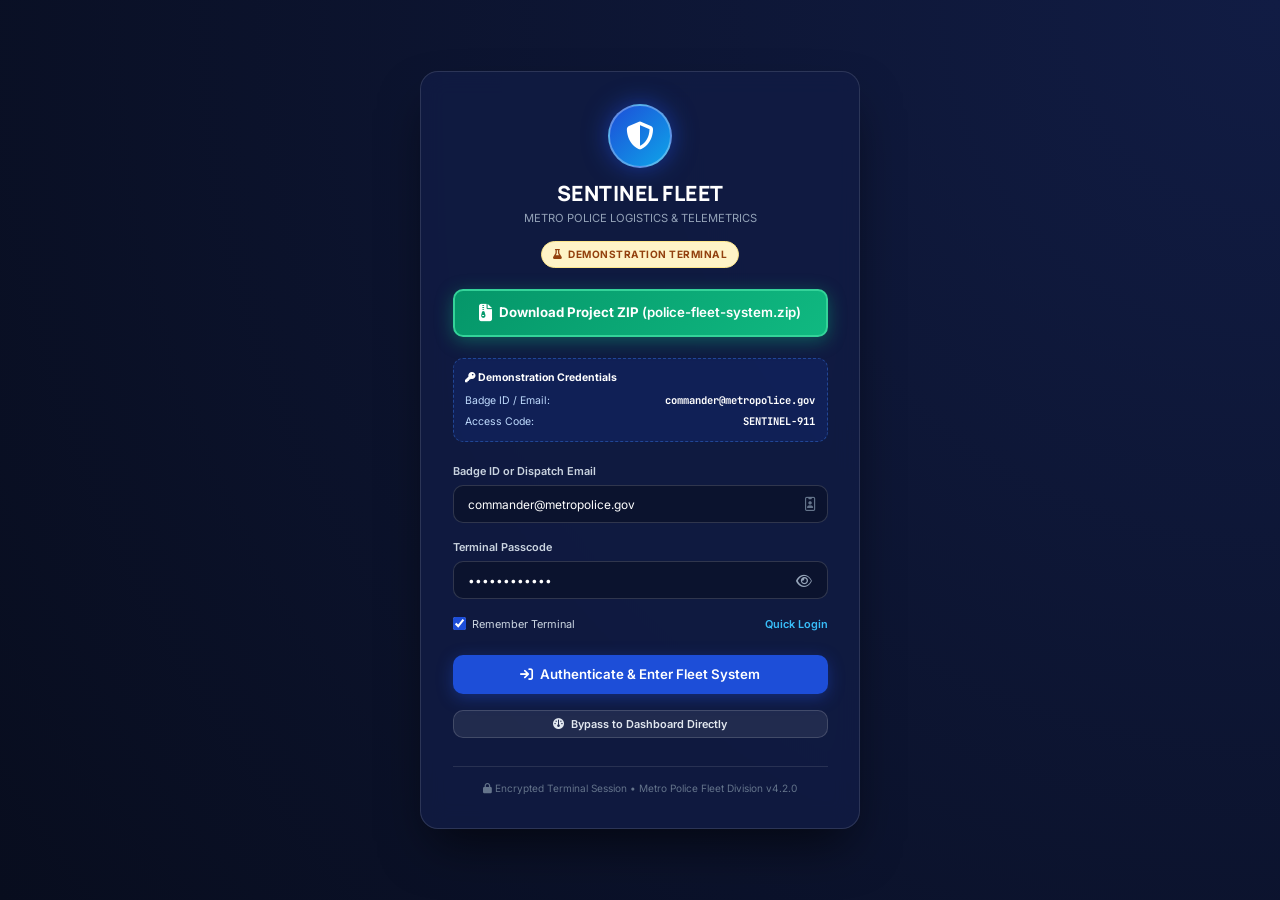
<file: index.html>
<!DOCTYPE html>
<html lang="en">
<head>
  <meta charset="UTF-8" />
  <meta name="viewport" content="width=device-width, initial-scale=1.0" />
  <title>Sentinel Fleet - Police Fleet Management & Vehicle Tracking</title>
  <meta name="description" content="Enterprise Police Fleet Management and Real-Time Vehicle Tracking System with live simulated telematics, driver rosters, trip dispatch, maintenance scheduling, and fuel analytics." />
  <meta property="og:title" content="Sentinel Fleet - Police Fleet Management & Vehicle Tracking" />
  <meta property="og:description" content="Enterprise Police Fleet Management and Real-Time Vehicle Tracking System." />
  
  <!-- Google Fonts -->
  <link rel="preconnect" href="https://fonts.googleapis.com" />
  <link rel="preconnect" href="https://fonts.gstatic.com" crossorigin />
  <link href="https://fonts.googleapis.com/css2?family=Inter:wght@300;400;500;600;700&family=JetBrains+Mono:wght@400;500;600;700&family=Manrope:wght@600;700;800&display=swap" rel="stylesheet" />
  
  <!-- Font Awesome 6 -->
  <link rel="stylesheet" href="https://cdnjs.cloudflare.com/ajax/libs/font-awesome/6.5.1/css/all.min.css" />
  
  <!-- Stylesheets -->
  <link rel="stylesheet" href="css/style.css" />
  <link rel="stylesheet" href="css/responsive.css" />
</head>
<body class="login-body">

  <div class="login-card">
    <div class="login-brand">
      <div class="login-badge-emblem">
        <i class="fa-solid fa-shield-halved"></i>
      </div>
      <div>
        <h1 class="login-title">SENTINEL FLEET</h1>
        <p class="login-subtitle">METRO POLICE LOGISTICS & TELEMETRICS</p>
      </div>
      <div class="demo-data-pill" style="margin-top: 4px;">
        <i class="fa-solid fa-flask"></i> DEMONSTRATION TERMINAL
      </div>
    </div>

    <!-- PROMINENT ZIP DOWNLOAD CALLOUT -->
    <a href="police-fleet-system.zip" download="police-fleet-system.zip" class="btn btn-primary btn-lg" style="background: linear-gradient(135deg, #059669, #10b981); border: 2px solid #34d399; box-shadow: 0 4px 18px rgba(16, 185, 129, 0.4); text-align: center; text-decoration: none; font-size: 0.95rem; padding: 0.85rem 1rem;">
      <i class="fa-solid fa-file-zipper" style="font-size: 1.25rem;"></i>
      <span><strong>Download Project ZIP</strong> (police-fleet-system.zip)</span>
    </a>

    <!-- Demo Credentials Box -->
    <div class="demo-credentials-box">
      <div><strong><i class="fa-solid fa-key"></i> Demonstration Credentials</strong></div>
      <div style="display: flex; justify-content: space-between; margin-top: 2px;">
        <span>Badge ID / Email:</span>
        <span style="font-family: var(--font-mono); font-weight: 700; color: #fff;">commander@metropolice.gov</span>
      </div>
      <div style="display: flex; justify-content: space-between;">
        <span>Access Code:</span>
        <span style="font-family: var(--font-mono); font-weight: 700; color: #fff;">SENTINEL-911</span>
      </div>
    </div>

    <form class="login-form" id="login-form">
      <div class="form-group">
        <label class="form-label" for="login-username" style="color: #cbd5e1;">Badge ID or Dispatch Email</label>
        <div style="position: relative;">
          <input type="text" id="login-username" class="form-control" value="commander@metropolice.gov" required placeholder="Enter badge # or email" />
          <i class="fa-regular fa-id-badge" style="position: absolute; right: 12px; top: 50%; transform: translateY(-50%); color: #64748b;"></i>
        </div>
      </div>

      <div class="form-group">
        <label class="form-label" for="login-password" style="color: #cbd5e1;">Terminal Passcode</label>
        <div class="input-password-wrapper">
          <input type="password" id="login-password" class="form-control" value="SENTINEL-911" required placeholder="Enter passcode" />
          <button type="button" class="toggle-pwd-btn" id="btn-toggle-pwd" aria-label="Toggle password visibility">
            <i class="fa-regular fa-eye" id="toggle-pwd-icon"></i>
          </button>
        </div>
      </div>

      <div style="display: flex; align-items: center; justify-content: space-between; font-size: 0.78rem; color: #cbd5e1;">
        <label style="display: flex; align-items: center; gap: 0.45rem; cursor: pointer;">
          <input type="checkbox" id="login-remember" checked style="accent-color: var(--primary);" />
          Remember Terminal
        </label>
        <span style="color: #38bdf8; font-weight: 600; cursor: pointer;" onclick="quickLogin()">Quick Login</span>
      </div>

      <button type="submit" class="btn btn-primary btn-lg" style="width: 100%; margin-top: 0.5rem; box-shadow: 0 4px 16px rgba(29, 78, 216, 0.4);">
        <i class="fa-solid fa-arrow-right-to-bracket"></i> Authenticate & Enter Fleet System
      </button>

      <a href="dashboard.html" class="btn btn-secondary btn-sm" style="width: 100%; background: rgba(255, 255, 255, 0.08); border-color: rgba(255, 255, 255, 0.15); color: #e2e8f0;">
        <i class="fa-solid fa-gauge"></i> Bypass to Dashboard Directly
      </a>
    </form>

    <div style="text-align: center; font-size: 0.72rem; color: #64748b; border-top: 1px solid rgba(255, 255, 255, 0.1); padding-top: 1rem; margin-top: 0.5rem;">
      <i class="fa-solid fa-lock"></i> Encrypted Terminal Session &bull; Metro Police Fleet Division v4.2.0
    </div>
  </div>

  <script src="js/storage.js"></script>
  <script src="js/app.js"></script>
  <script>
    // Toggle Password Visibility
    const pwdInput = document.getElementById('login-password');
    const toggleBtn = document.getElementById('btn-toggle-pwd');
    const toggleIcon = document.getElementById('toggle-pwd-icon');

    toggleBtn.addEventListener('click', function () {
      if (pwdInput.type === 'password') {
        pwdInput.type = 'text';
        toggleIcon.className = 'fa-regular fa-eye-slash';
      } else {
        pwdInput.type = 'password';
        toggleIcon.className = 'fa-regular fa-eye';
      }
    });

    // Form Submit
    document.getElementById('login-form').addEventListener('submit', function (e) {
      e.preventDefault();
      quickLogin();
    });

    function quickLogin() {
      if (window.FleetStorage) {
        window.FleetStorage.setAuthSession({
          isLoggedIn: true,
          user: {
            name: 'Commander D. Vance',
            badge: 'BADGE-001',
            role: 'Fleet Operations Commander',
            email: document.getElementById('login-username').value
          }
        });
      }
      window.location.href = 'dashboard.html';
    }
  </script>
</body>
</html>
</file>
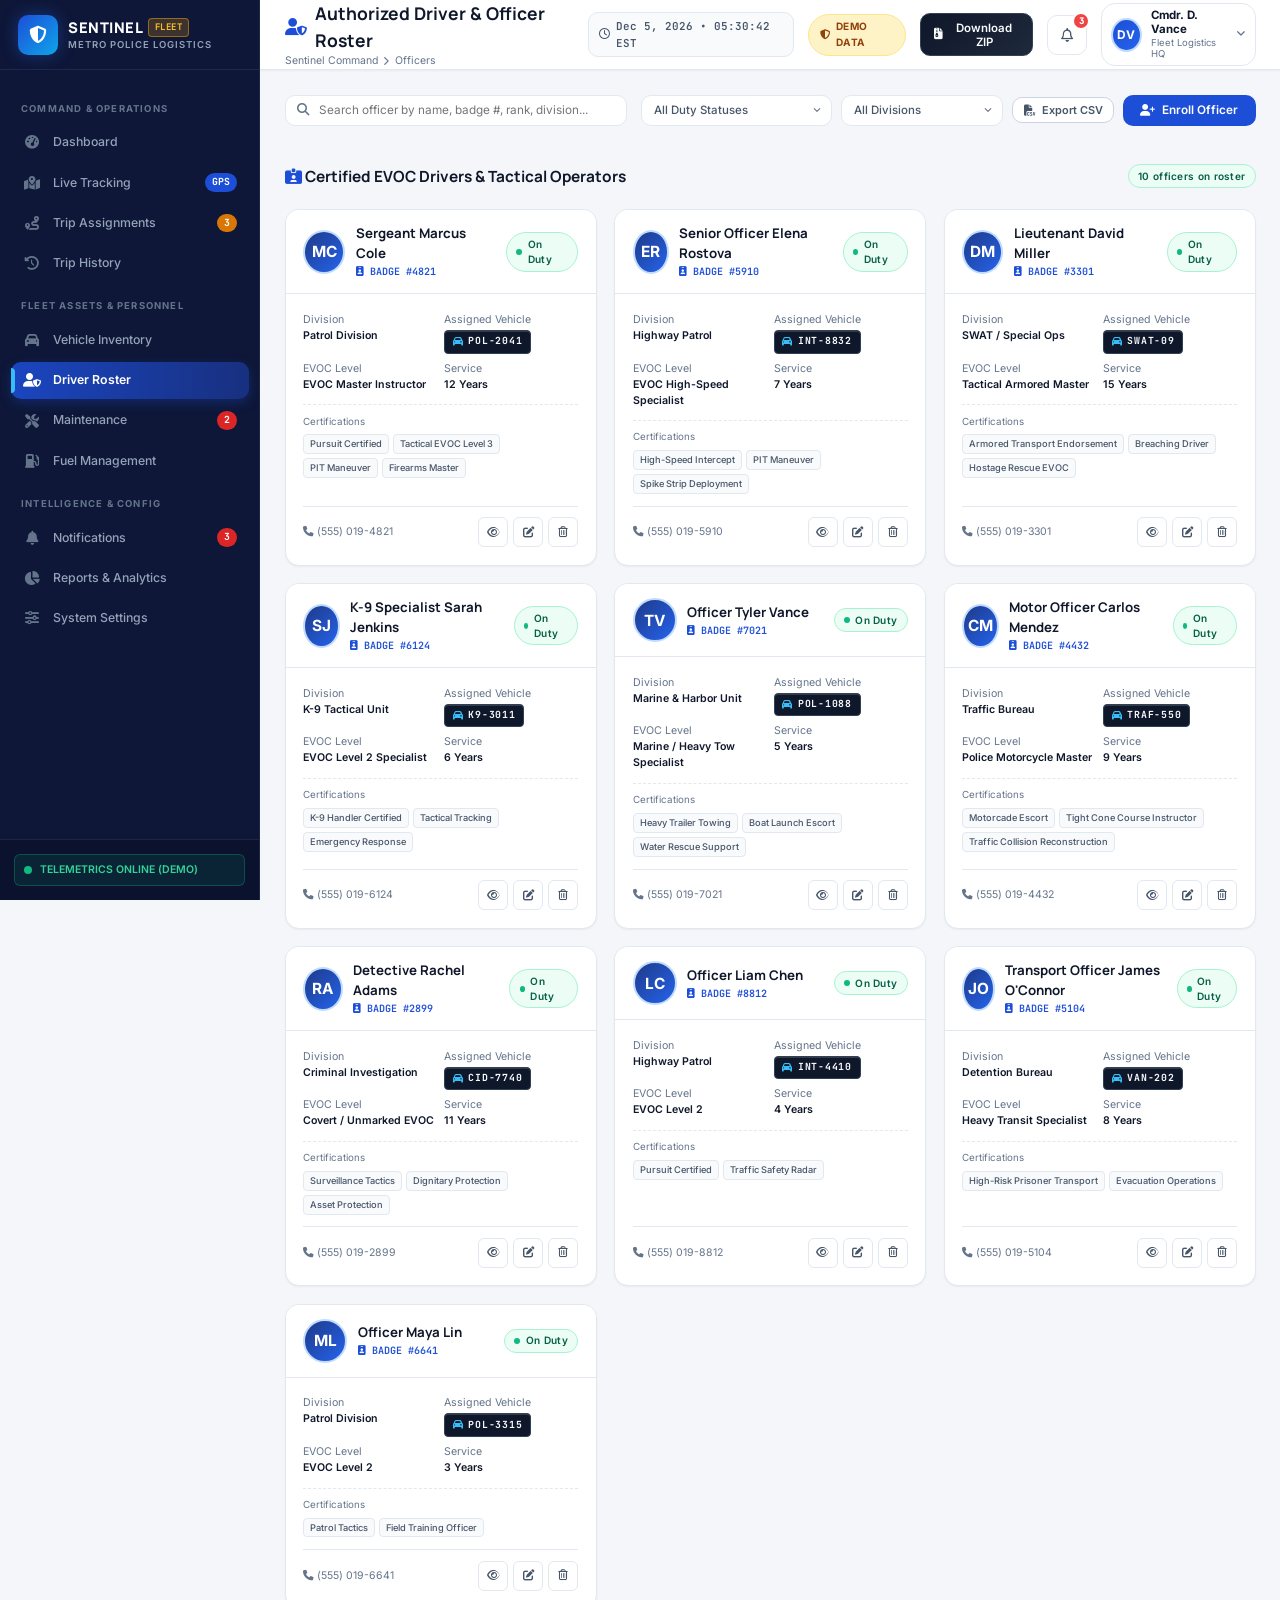
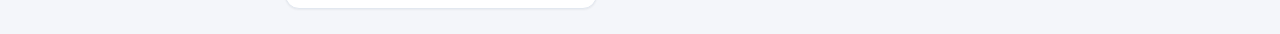
<file: drivers.html>
<!DOCTYPE html>
<html lang="en">
<head>
  <meta charset="UTF-8" />
  <meta name="viewport" content="width=device-width, initial-scale=1.0" />
  <title>Sentinel Fleet - Driver & Officer Roster</title>
  <meta name="description" content="Police Fleet Management and Real-Time Vehicle Tracking System." />

  <!-- Google Fonts -->
  <link rel="preconnect" href="https://fonts.googleapis.com" />
  <link rel="preconnect" href="https://fonts.gstatic.com" crossorigin />
  <link href="https://fonts.googleapis.com/css2?family=Inter:wght@300;400;500;600;700&family=JetBrains+Mono:wght@400;500;600;700&family=Manrope:wght@600;700;800&display=swap" rel="stylesheet" />

  <!-- Font Awesome 6 -->
  <link rel="stylesheet" href="https://cdnjs.cloudflare.com/ajax/libs/font-awesome/6.5.1/css/all.min.css" />

  <!-- Master & Responsive CSS -->
  <link rel="stylesheet" href="css/style.css" />
  <link rel="stylesheet" href="css/responsive.css" />
</head>
<body>

  <div class="app-container">
    <div class="sidebar-backdrop" id="sidebar-backdrop"></div>

    <!-- SIDEBAR -->
    <aside class="sidebar">
      <div class="sidebar-header">
        <div class="sidebar-logo-icon">
          <i class="fa-solid fa-shield-halved"></i>
        </div>
        <div class="sidebar-logo-text">
          <div class="sidebar-brand-name">
            SENTINEL <span class="sidebar-brand-badge">FLEET</span>
          </div>
          <span class="sidebar-subtext">Metro Police Logistics</span>
        </div>
      </div>

      <nav class="sidebar-nav">
        <div class="nav-section-title">Command & Operations</div>
        <a href="dashboard.html" class="nav-link">
          <i class="fa-solid fa-gauge-high"></i>
          <span>Dashboard</span>
        </a>
        <a href="tracking.html" class="nav-link">
          <i class="fa-solid fa-map-location-dot"></i>
          <span>Live Tracking</span>
          <span class="nav-badge badge-blue">GPS</span>
        </a>
        <a href="trips.html" class="nav-link">
          <i class="fa-solid fa-route"></i>
          <span>Trip Assignments</span>
          <span class="nav-badge badge-amber" id="nav-badge-trips" style="display:none;">0</span>
        </a>
        <a href="trip-history.html" class="nav-link">
          <i class="fa-solid fa-clock-rotate-left"></i>
          <span>Trip History</span>
        </a>

        <div class="nav-section-title">Fleet Assets & Personnel</div>
        <a href="vehicles.html" class="nav-link">
          <i class="fa-solid fa-car"></i>
          <span>Vehicle Inventory</span>
        </a>
        <a href="drivers.html" class="nav-link active">
          <i class="fa-solid fa-user-shield"></i>
          <span>Driver Roster</span>
        </a>
        <a href="maintenance.html" class="nav-link">
          <i class="fa-solid fa-screwdriver-wrench"></i>
          <span>Maintenance</span>
          <span class="nav-badge badge-red" id="nav-badge-mnt" style="display:none;">0</span>
        </a>
        <a href="fuel.html" class="nav-link">
          <i class="fa-solid fa-gas-pump"></i>
          <span>Fuel Management</span>
        </a>

        <div class="nav-section-title">Intelligence & Config</div>
        <a href="notifications.html" class="nav-link">
          <i class="fa-solid fa-bell"></i>
          <span>Notifications</span>
          <span class="nav-badge badge-red" id="nav-badge-notif" style="display:none;">0</span>
        </a>
        <a href="reports.html" class="nav-link">
          <i class="fa-solid fa-chart-pie"></i>
          <span>Reports & Analytics</span>
        </a>
        <a href="settings.html" class="nav-link">
          <i class="fa-solid fa-sliders"></i>
          <span>System Settings</span>
        </a>
      </nav>

      <div class="sidebar-footer">
        <div class="system-status-indicator">
          <span class="pulse-dot"></span>
          <span>TELEMETRICS ONLINE (DEMO)</span>
        </div>
      </div>
    </aside>

    <!-- MAIN WRAPPER -->
    <div class="main-wrapper">
      <!-- TOP NAVIGATION -->
      <header class="top-header">
        <div class="header-left">
          <button class="mobile-menu-toggle" id="mobile-menu-toggle" aria-label="Toggle navigation menu">
            <i class="fa-solid fa-bars"></i>
          </button>
          <div class="header-page-title-group">
            <h1 class="header-page-title">
              <i class="fa-solid fa-user-shield text-blue-600" style="color: var(--primary);"></i> Authorized Driver & Officer Roster
            </h1>
            <div class="header-breadcrumbs">
              <span>Sentinel Command</span>
              <i class="fa-solid fa-chevron-right" style="font-size: 0.65rem;"></i>
              <span>Officers</span>
            </div>
          </div>
        </div>

        <div class="header-right">
          <div class="live-clock-badge" id="header-live-clock">
            <i class="fa-regular fa-clock"></i> <span>--:--:--</span>
          </div>

          <div class="demo-data-pill">
            <i class="fa-solid fa-shield-halved"></i> DEMO DATA
          </div>

          <button class="btn-zip-download btn-download-zip" title="Download Complete Project ZIP Archive">
            <i class="fa-solid fa-file-zipper"></i>
            <span>Download ZIP</span>
          </button>

          <!-- Notifications Dropdown -->
          <div style="position: relative;">
            <button class="icon-btn" id="notif-dropdown-btn" aria-label="Notifications">
              <i class="fa-regular fa-bell"></i>
              <span class="badge-counter" id="notif-badge-count" style="display:none;">0</span>
            </button>
            <div class="dropdown-menu" id="notif-dropdown-menu">
              <div class="dropdown-header">
                <span class="dropdown-title"><i class="fa-solid fa-bell text-blue-600"></i> Dispatch Alerts</span>
                <button class="dropdown-action-btn" id="dropdown-mark-all-btn">Mark All Read</button>
              </div>
              <div class="dropdown-body" id="dropdown-notif-list"></div>
              <div class="dropdown-footer">
                <a href="notifications.html">View All Notifications <i class="fa-solid fa-arrow-right"></i></a>
              </div>
            </div>
          </div>

          <!-- User Profile -->
          <div style="position: relative;">
            <button class="user-profile-btn" id="user-profile-btn">
              <div class="user-avatar">DV</div>
              <div class="user-info-text">
                <div class="user-name">Cmdr. D. Vance</div>
                <div class="user-role">Fleet Logistics HQ</div>
              </div>
              <i class="fa-solid fa-angle-down" style="font-size: 0.75rem; color: var(--text-muted);"></i>
            </button>
            <div class="dropdown-menu user-dropdown-menu" id="user-dropdown-menu">
              <a href="settings.html" class="user-dropdown-item"><i class="fa-solid fa-id-badge"></i> Officer Profile</a>
              <a href="settings.html" class="user-dropdown-item"><i class="fa-solid fa-sliders"></i> System Settings</a>
              <div style="border-top: 1px solid var(--border-light); margin: 4px 0;"></div>
              <div class="user-dropdown-item danger" onclick="FleetStorage.logout()"><i class="fa-solid fa-right-from-bracket"></i> Sign Out</div>
            </div>
          </div>
        </div>
      </header>

      <!-- PAGE CONTENT -->
      <main class="page-content">

        <!-- SEARCH & FILTERS TOOLBAR -->
        <div class="filters-toolbar">
          <div class="search-box">
            <i class="fa-solid fa-magnifying-glass"></i>
            <input type="text" id="driver-search-input" class="search-input" placeholder="Search officer by name, badge #, rank, division..." />
          </div>

          <div class="filter-group">
            <select id="driver-filter-status" class="filter-select">
              <option value="ALL">All Duty Statuses</option>
              <option value="On Duty">On Duty (Available for Call)</option>
              <option value="Off Duty">Off Duty</option>
              <option value="On Leave">On Leave</option>
            </select>

            <select id="driver-filter-department" class="filter-select">
              <option value="ALL">All Divisions</option>
              <option value="Patrol Division">Patrol Division</option>
              <option value="Highway Patrol">Highway Patrol</option>
              <option value="SWAT / Special Ops">SWAT / Special Ops</option>
              <option value="K-9 Tactical Unit">K-9 Tactical Unit</option>
              <option value="Marine & Harbor Unit">Marine & Harbor Unit</option>
              <option value="Traffic Bureau">Traffic Bureau</option>
              <option value="Criminal Investigation">Criminal Investigation</option>
              <option value="Detention Bureau">Detention Bureau</option>
            </select>

            <button class="btn btn-secondary btn-sm" id="btn-export-drivers-csv" title="Export Officer Roster to CSV">
              <i class="fa-solid fa-file-csv"></i> Export CSV
            </button>

            <button class="btn btn-primary" id="btn-open-add-driver">
              <i class="fa-solid fa-user-plus"></i> Enroll Officer
            </button>
          </div>
        </div>

        <!-- ROSTER STATUS HEADER -->
        <div style="display: flex; align-items: center; justify-content: space-between;">
          <h2 style="font-family: var(--font-heading); font-size: 1.1rem; font-weight: 700; color: var(--text-main);">
            <i class="fa-solid fa-id-card-clip" style="color: var(--primary);"></i> Certified EVOC Drivers & Tactical Operators
          </h2>
          <span class="status-pill status-available" id="drivers-count-badge">Loading roster...</span>
        </div>

        <!-- DRIVER ROSTER GRID -->
        <div class="stats-grid" id="drivers-grid-container" style="grid-template-columns: repeat(auto-fill, minmax(310px, 1fr));">
          <!-- Populated by drivers.js -->
        </div>

      </main>
    </div>
  </div>

  <!-- MODAL: ADD / EDIT DRIVER -->
  <div class="modal-overlay" id="driver-crud-modal">
    <div class="modal-box lg">
      <div class="modal-header">
        <h3 class="modal-title" id="driver-modal-title">
          <i class="fa-solid fa-user-plus text-blue-600"></i> Enroll Officer
        </h3>
        <button class="modal-close-btn" onclick="FleetApp.closeModal('driver-crud-modal')">&times;</button>
      </div>
      <form id="driver-modal-form">
        <div class="modal-body">
          <div class="form-grid">
            <div class="form-group">
              <label class="form-label required" for="form-drv-badge">Police Badge Number</label>
              <input type="text" id="form-drv-badge" class="form-control" required placeholder="e.g. 4821" style="font-family: var(--font-mono);" />
            </div>

            <div class="form-group">
              <label class="form-label required" for="form-drv-rank">Rank / Title</label>
              <select id="form-drv-rank" class="form-control">
                <option value="Officer">Officer</option>
                <option value="Senior Officer">Senior Officer</option>
                <option value="Corporal">Corporal</option>
                <option value="Sergeant">Sergeant</option>
                <option value="Lieutenant">Lieutenant</option>
                <option value="Detective">Detective</option>
                <option value="K-9 Specialist">K-9 Specialist</option>
                <option value="Motor Officer">Motor Officer</option>
                <option value="Transport Officer">Transport Officer</option>
              </select>
            </div>

            <div class="form-group">
              <label class="form-label required" for="form-drv-firstname">First Name</label>
              <input type="text" id="form-drv-firstname" class="form-control" required placeholder="e.g. Marcus" />
            </div>

            <div class="form-group">
              <label class="form-label required" for="form-drv-lastname">Last Name</label>
              <input type="text" id="form-drv-lastname" class="form-control" required placeholder="e.g. Cole" />
            </div>

            <div class="form-group">
              <label class="form-label" for="form-drv-dept">Assigned Division</label>
              <select id="form-drv-dept" class="form-control">
                <option value="Patrol Division">Patrol Division</option>
                <option value="Highway Patrol">Highway Patrol</option>
                <option value="SWAT / Special Ops">SWAT / Special Ops</option>
                <option value="K-9 Tactical Unit">K-9 Tactical Unit</option>
                <option value="Marine & Harbor Unit">Marine & Harbor Unit</option>
                <option value="Traffic Bureau">Traffic Bureau</option>
                <option value="Criminal Investigation">Criminal Investigation</option>
                <option value="Detention Bureau">Detention Bureau</option>
              </select>
            </div>

            <div class="form-group">
              <label class="form-label" for="form-drv-status">Duty Readiness Status</label>
              <select id="form-drv-status" class="form-control">
                <option value="On Duty">On Duty (Available for Dispatch)</option>
                <option value="Off Duty">Off Duty</option>
                <option value="On Leave">On Leave / Training</option>
              </select>
            </div>

            <div class="form-group">
              <label class="form-label" for="form-drv-phone">Dispatch Contact Phone</label>
              <input type="text" id="form-drv-phone" class="form-control" placeholder="(555) 019-4821" />
            </div>

            <div class="form-group">
              <label class="form-label" for="form-drv-email">Official Police Email</label>
              <input type="email" id="form-drv-email" class="form-control" placeholder="m.cole@metropolice.gov" />
            </div>

            <div class="form-group">
              <label class="form-label" for="form-drv-license">Driver License Classification</label>
              <select id="form-drv-license" class="form-control">
                <option value="Class C Standard">Class C Standard</option>
                <option value="Class C Commercial">Class C Commercial</option>
                <option value="Class B Heavy Endorsement">Class B Heavy (Armored/Bus)</option>
                <option value="Class A Commercial">Class A Commercial</option>
                <option value="Class M Motorcycle Certified">Class M Motorcycle</option>
              </select>
            </div>

            <div class="form-group">
              <label class="form-label" for="form-drv-evoc">EVOC Certification Level</label>
              <select id="form-drv-evoc" class="form-control">
                <option value="EVOC Level 1 Standard">EVOC Level 1 Standard</option>
                <option value="EVOC Level 2 Specialist">EVOC Level 2 Specialist</option>
                <option value="EVOC High-Speed Specialist">EVOC High-Speed Specialist</option>
                <option value="EVOC Master Instructor">EVOC Master Instructor</option>
                <option value="Tactical Armored Master">Tactical Armored Master</option>
                <option value="Police Motorcycle Master">Police Motorcycle Master</option>
              </select>
            </div>

            <div class="form-group">
              <label class="form-label" for="form-drv-vehicle">Permanently Assigned Cruiser</label>
              <select id="form-drv-vehicle" class="form-control">
                <!-- Populated dynamically -->
              </select>
            </div>

            <div class="form-group">
              <label class="form-label" for="form-drv-years">Years of Department Service</label>
              <input type="number" id="form-drv-years" class="form-control" value="5" min="1" max="40" />
            </div>
          </div>
        </div>
        <div class="modal-footer">
          <button type="button" class="btn btn-secondary" onclick="FleetApp.closeModal('driver-crud-modal')">Cancel</button>
          <button type="submit" class="btn btn-primary"><i class="fa-solid fa-floppy-disk"></i> Save Officer Record</button>
        </div>
      </form>
    </div>
  </div>

  <!-- MODAL: VIEW OFFICER DOSSIER -->
  <div class="modal-overlay" id="driver-dossier-modal">
    <div class="modal-box">
      <div class="modal-header">
        <h3 class="modal-title">
          <i class="fa-solid fa-user-shield text-blue-600"></i> Officer Dossier: <span id="dossier-badge" style="font-family: var(--font-mono); margin-left: 6px; color: var(--primary);">BADGE #0000</span>
        </h3>
        <button class="modal-close-btn" onclick="FleetApp.closeModal('driver-dossier-modal')">&times;</button>
      </div>
      <div class="modal-body">
        <div style="display: flex; gap: 1rem; align-items: center; background: var(--bg-card-subtle); padding: 1.25rem; border-radius: var(--radius-md); border: 1px solid var(--border-light); margin-bottom: 1.25rem;">
          <div class="user-avatar" style="width: 52px; height: 52px; font-size: 1.4rem;">
            <i class="fa-solid fa-user"></i>
          </div>
          <div>
            <h4 id="dossier-name" style="font-family: var(--font-heading); font-size: 1.2rem; font-weight: 800; color: var(--text-main);">Officer Name</h4>
            <div style="font-size: 0.8rem; color: var(--text-muted);"><span id="dossier-dept">Patrol Division</span> &bull; <span id="dossier-status" style="font-weight: 700; color: #16a34a;">On Duty</span></div>
          </div>
        </div>

        <div style="display: grid; grid-template-columns: 1fr 1fr; gap: 0.75rem; font-size: 0.82rem; margin-bottom: 1.25rem;">
          <div><strong>Dispatch Phone:</strong> <span id="dossier-phone"></span></div>
          <div><strong>Department Email:</strong> <span id="dossier-email"></span></div>
          <div><strong>License Class:</strong> <span id="dossier-license"></span></div>
          <div><strong>EVOC Level:</strong> <span id="dossier-evoc"></span></div>
          <div><strong>Service Record:</strong> <span id="dossier-years"></span></div>
          <div><strong>Assigned Cruiser:</strong> <span id="dossier-vehicle" class="plate-badge"></span></div>
        </div>

        <div>
          <strong style="font-size: 0.82rem; display: block; margin-bottom: 0.5rem;"><i class="fa-solid fa-certificate text-blue-600"></i> Verified Tactical Certifications:</strong>
          <div id="dossier-certs-list" style="display: flex; flex-wrap: wrap; gap: 0.4rem;">
            <!-- Populated -->
          </div>
        </div>
      </div>
      <div class="modal-footer">
        <button type="button" class="btn btn-secondary btn-sm" onclick="FleetApp.closeModal('driver-dossier-modal')">Close Dossier</button>
      </div>
    </div>
  </div>

  <!-- Core App Scripts -->
  <script src="js/storage.js"></script>
  <script src="js/app.js"></script>
  <script src="js/drivers.js"></script>
</body>
</html>
</file>
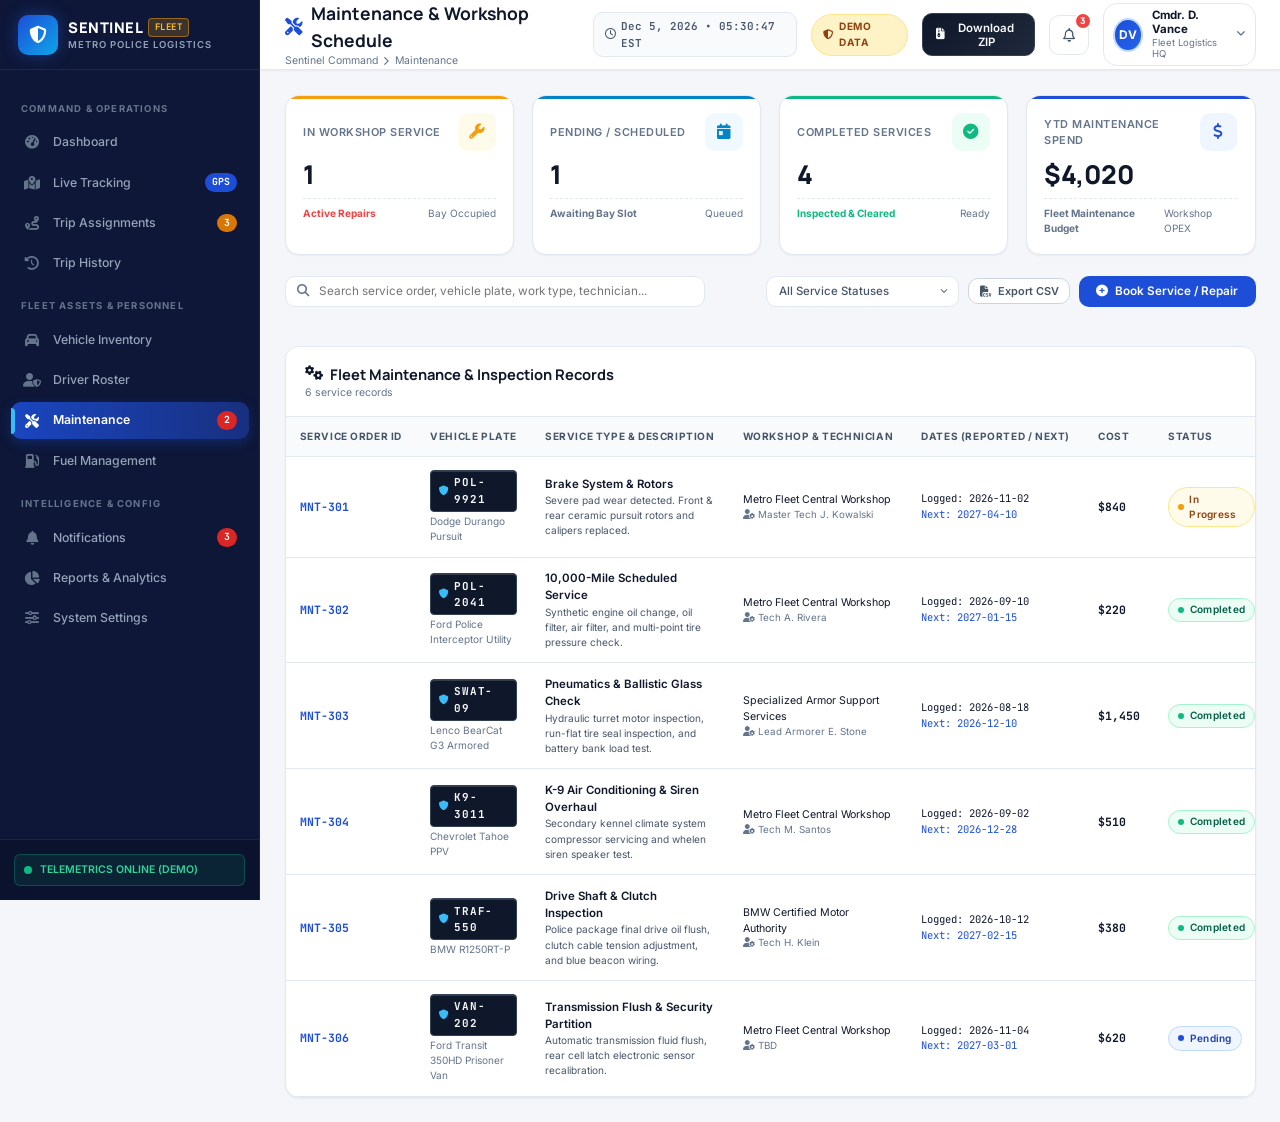
<file: maintenance.html>
<!DOCTYPE html>
<html lang="en">
<head>
  <meta charset="UTF-8" />
  <meta name="viewport" content="width=device-width, initial-scale=1.0" />
  <title>Sentinel Fleet - Maintenance & Workshop</title>
  <meta name="description" content="Police Fleet Management and Real-Time Vehicle Tracking System." />

  <!-- Google Fonts -->
  <link rel="preconnect" href="https://fonts.googleapis.com" />
  <link rel="preconnect" href="https://fonts.gstatic.com" crossorigin />
  <link href="https://fonts.googleapis.com/css2?family=Inter:wght@300;400;500;600;700&family=JetBrains+Mono:wght@400;500;600;700&family=Manrope:wght@600;700;800&display=swap" rel="stylesheet" />

  <!-- Font Awesome 6 -->
  <link rel="stylesheet" href="https://cdnjs.cloudflare.com/ajax/libs/font-awesome/6.5.1/css/all.min.css" />

  <!-- Master & Responsive CSS -->
  <link rel="stylesheet" href="css/style.css" />
  <link rel="stylesheet" href="css/responsive.css" />
</head>
<body>

  <div class="app-container">
    <div class="sidebar-backdrop" id="sidebar-backdrop"></div>

    <!-- SIDEBAR -->
    <aside class="sidebar">
      <div class="sidebar-header">
        <div class="sidebar-logo-icon">
          <i class="fa-solid fa-shield-halved"></i>
        </div>
        <div class="sidebar-logo-text">
          <div class="sidebar-brand-name">
            SENTINEL <span class="sidebar-brand-badge">FLEET</span>
          </div>
          <span class="sidebar-subtext">Metro Police Logistics</span>
        </div>
      </div>

      <nav class="sidebar-nav">
        <div class="nav-section-title">Command & Operations</div>
        <a href="dashboard.html" class="nav-link">
          <i class="fa-solid fa-gauge-high"></i>
          <span>Dashboard</span>
        </a>
        <a href="tracking.html" class="nav-link">
          <i class="fa-solid fa-map-location-dot"></i>
          <span>Live Tracking</span>
          <span class="nav-badge badge-blue">GPS</span>
        </a>
        <a href="trips.html" class="nav-link">
          <i class="fa-solid fa-route"></i>
          <span>Trip Assignments</span>
          <span class="nav-badge badge-amber" id="nav-badge-trips" style="display:none;">0</span>
        </a>
        <a href="trip-history.html" class="nav-link">
          <i class="fa-solid fa-clock-rotate-left"></i>
          <span>Trip History</span>
        </a>

        <div class="nav-section-title">Fleet Assets & Personnel</div>
        <a href="vehicles.html" class="nav-link">
          <i class="fa-solid fa-car"></i>
          <span>Vehicle Inventory</span>
        </a>
        <a href="drivers.html" class="nav-link">
          <i class="fa-solid fa-user-shield"></i>
          <span>Driver Roster</span>
        </a>
        <a href="maintenance.html" class="nav-link active">
          <i class="fa-solid fa-screwdriver-wrench"></i>
          <span>Maintenance</span>
          <span class="nav-badge badge-red" id="nav-badge-mnt" style="display:none;">0</span>
        </a>
        <a href="fuel.html" class="nav-link">
          <i class="fa-solid fa-gas-pump"></i>
          <span>Fuel Management</span>
        </a>

        <div class="nav-section-title">Intelligence & Config</div>
        <a href="notifications.html" class="nav-link">
          <i class="fa-solid fa-bell"></i>
          <span>Notifications</span>
          <span class="nav-badge badge-red" id="nav-badge-notif" style="display:none;">0</span>
        </a>
        <a href="reports.html" class="nav-link">
          <i class="fa-solid fa-chart-pie"></i>
          <span>Reports & Analytics</span>
        </a>
        <a href="settings.html" class="nav-link">
          <i class="fa-solid fa-sliders"></i>
          <span>System Settings</span>
        </a>
      </nav>

      <div class="sidebar-footer">
        <div class="system-status-indicator">
          <span class="pulse-dot"></span>
          <span>TELEMETRICS ONLINE (DEMO)</span>
        </div>
      </div>
    </aside>

    <!-- MAIN WRAPPER -->
    <div class="main-wrapper">
      <!-- TOP NAVIGATION -->
      <header class="top-header">
        <div class="header-left">
          <button class="mobile-menu-toggle" id="mobile-menu-toggle" aria-label="Toggle navigation menu">
            <i class="fa-solid fa-bars"></i>
          </button>
          <div class="header-page-title-group">
            <h1 class="header-page-title">
              <i class="fa-solid fa-screwdriver-wrench text-blue-600" style="color: var(--primary);"></i> Maintenance & Workshop Schedule
            </h1>
            <div class="header-breadcrumbs">
              <span>Sentinel Command</span>
              <i class="fa-solid fa-chevron-right" style="font-size: 0.65rem;"></i>
              <span>Maintenance</span>
            </div>
          </div>
        </div>

        <div class="header-right">
          <div class="live-clock-badge" id="header-live-clock">
            <i class="fa-regular fa-clock"></i> <span>--:--:--</span>
          </div>

          <div class="demo-data-pill">
            <i class="fa-solid fa-shield-halved"></i> DEMO DATA
          </div>

          <button class="btn-zip-download btn-download-zip" title="Download Complete Project ZIP Archive">
            <i class="fa-solid fa-file-zipper"></i>
            <span>Download ZIP</span>
          </button>

          <!-- Notifications Dropdown -->
          <div style="position: relative;">
            <button class="icon-btn" id="notif-dropdown-btn" aria-label="Notifications">
              <i class="fa-regular fa-bell"></i>
              <span class="badge-counter" id="notif-badge-count" style="display:none;">0</span>
            </button>
            <div class="dropdown-menu" id="notif-dropdown-menu">
              <div class="dropdown-header">
                <span class="dropdown-title"><i class="fa-solid fa-bell text-blue-600"></i> Dispatch Alerts</span>
                <button class="dropdown-action-btn" id="dropdown-mark-all-btn">Mark All Read</button>
              </div>
              <div class="dropdown-body" id="dropdown-notif-list"></div>
              <div class="dropdown-footer">
                <a href="notifications.html">View All Notifications <i class="fa-solid fa-arrow-right"></i></a>
              </div>
            </div>
          </div>

          <!-- User Profile -->
          <div style="position: relative;">
            <button class="user-profile-btn" id="user-profile-btn">
              <div class="user-avatar">DV</div>
              <div class="user-info-text">
                <div class="user-name">Cmdr. D. Vance</div>
                <div class="user-role">Fleet Logistics HQ</div>
              </div>
              <i class="fa-solid fa-angle-down" style="font-size: 0.75rem; color: var(--text-muted);"></i>
            </button>
            <div class="dropdown-menu user-dropdown-menu" id="user-dropdown-menu">
              <a href="settings.html" class="user-dropdown-item"><i class="fa-solid fa-id-badge"></i> Officer Profile</a>
              <a href="settings.html" class="user-dropdown-item"><i class="fa-solid fa-sliders"></i> System Settings</a>
              <div style="border-top: 1px solid var(--border-light); margin: 4px 0;"></div>
              <div class="user-dropdown-item danger" onclick="FleetStorage.logout()"><i class="fa-solid fa-right-from-bracket"></i> Sign Out</div>
            </div>
          </div>
        </div>
      </header>

      <!-- PAGE CONTENT -->
      <main class="page-content">

        <!-- MAINTENANCE KPI CARDS -->
        <section class="stats-grid">
          <div class="stat-card warning">
            <div class="stat-card-header">
              <span class="stat-label">In Workshop Service</span>
              <div class="stat-icon warning"><i class="fa-solid fa-wrench"></i></div>
            </div>
            <div class="stat-value" id="mnt-kpi-inprogress">0</div>
            <div class="stat-footer">
              <span class="stat-trend negative">Active Repairs</span>
              <span>Bay Occupied</span>
            </div>
          </div>

          <div class="stat-card info">
            <div class="stat-card-header">
              <span class="stat-label">Pending / Scheduled</span>
              <div class="stat-icon info"><i class="fa-solid fa-calendar-day"></i></div>
            </div>
            <div class="stat-value" id="mnt-kpi-pending">0</div>
            <div class="stat-footer">
              <span class="stat-trend neutral">Awaiting Bay Slot</span>
              <span>Queued</span>
            </div>
          </div>

          <div class="stat-card success">
            <div class="stat-card-header">
              <span class="stat-label">Completed Services</span>
              <div class="stat-icon success"><i class="fa-solid fa-circle-check"></i></div>
            </div>
            <div class="stat-value" id="mnt-kpi-completed">0</div>
            <div class="stat-footer">
              <span class="stat-trend positive">Inspected & Cleared</span>
              <span>Ready</span>
            </div>
          </div>

          <div class="stat-card primary">
            <div class="stat-card-header">
              <span class="stat-label">YTD Maintenance Spend</span>
              <div class="stat-icon primary"><i class="fa-solid fa-dollar-sign"></i></div>
            </div>
            <div class="stat-value" id="mnt-kpi-totalcost">$0</div>
            <div class="stat-footer">
              <span class="stat-trend neutral">Fleet Maintenance Budget</span>
              <span>Workshop OPEX</span>
            </div>
          </div>
        </section>

        <!-- SEARCH & ACTIONS TOOLBAR -->
        <div class="filters-toolbar">
          <div class="search-box">
            <i class="fa-solid fa-magnifying-glass"></i>
            <input type="text" id="mnt-search-input" class="search-input" placeholder="Search service order, vehicle plate, work type, technician..." />
          </div>

          <div class="filter-group">
            <select id="mnt-filter-status" class="filter-select">
              <option value="ALL">All Service Statuses</option>
              <option value="In Progress">In Progress (Bay Occupied)</option>
              <option value="Pending">Pending Booking</option>
              <option value="Completed">Completed Services</option>
            </select>

            <button class="btn btn-secondary btn-sm" id="btn-export-maintenance-csv" title="Export Service Logs to CSV">
              <i class="fa-solid fa-file-csv"></i> Export CSV
            </button>

            <button class="btn btn-primary" id="btn-open-add-maintenance">
              <i class="fa-solid fa-plus-circle"></i> Book Service / Repair
            </button>
          </div>
        </div>

        <!-- MAINTENANCE LOGS TABLE CARD -->
        <div class="content-card">
          <div class="card-header">
            <div class="card-title-group">
              <h2 class="card-title">
                <i class="fa-solid fa-gears text-blue-600"></i> Fleet Maintenance & Inspection Records
              </h2>
              <span class="card-subtitle" id="maintenance-count-badge">Loading service logs...</span>
            </div>
          </div>
          <div class="card-body no-padding">
            <div class="table-responsive">
              <table class="data-table">
                <thead>
                  <tr>
                    <th>Service Order ID</th>
                    <th>Vehicle Plate</th>
                    <th>Service Type & Description</th>
                    <th>Workshop & Technician</th>
                    <th>Dates (Reported / Next)</th>
                    <th>Cost</th>
                    <th>Status</th>
                    <th>Actions</th>
                  </tr>
                </thead>
                <tbody id="maintenance-table-tbody">
                  <!-- Populated by maintenance.js -->
                </tbody>
              </table>
            </div>
          </div>
        </div>

      </main>
    </div>
  </div>

  <!-- MODAL: ADD / EDIT MAINTENANCE -->
  <div class="modal-overlay" id="maintenance-crud-modal">
    <div class="modal-box lg">
      <div class="modal-header">
        <h3 class="modal-title" id="maintenance-modal-title">
          <i class="fa-solid fa-wrench text-blue-600"></i> Book Fleet Service
        </h3>
        <button class="modal-close-btn" onclick="FleetApp.closeModal('maintenance-crud-modal')">&times;</button>
      </div>
      <form id="maintenance-modal-form">
        <div class="modal-body">
          <div class="form-grid">
            <div class="form-group">
              <label class="form-label required" for="form-mnt-vehicle">Police Unit</label>
              <select id="form-mnt-vehicle" class="form-control" required>
                <!-- Dynamically populated -->
              </select>
            </div>

            <div class="form-group">
              <label class="form-label required" for="form-mnt-type">Maintenance / Service Type</label>
              <select id="form-mnt-type" class="form-control" required>
                <option value="10,000-Mile Scheduled Service">10,000-Mile Scheduled Service</option>
                <option value="Brake System & Rotors Overhaul">Brake System & Rotors Overhaul</option>
                <option value="Transmission Flush & Inspection">Transmission Flush & Inspection</option>
                <option value="Emergency Siren & Lightbar Repair">Emergency Siren & Lightbar Repair</option>
                <option value="Ballistic Glass & Armor Inspection">Ballistic Glass & Armor Inspection</option>
                <option value="High-Speed Pursuit Tire Replacement">High-Speed Pursuit Tire Replacement</option>
                <option value="Suspension & Steering Alignment">Suspension & Steering Alignment</option>
                <option value="K-9 Kennel Climate System Repair">K-9 Kennel Climate System Repair</option>
              </select>
            </div>

            <div class="form-group">
              <label class="form-label" for="form-mnt-cost">Estimated / Actual Cost ($)</label>
              <input type="number" id="form-mnt-cost" class="form-control" value="450" min="0" step="10" />
            </div>

            <div class="form-group">
              <label class="form-label" for="form-mnt-status">Service Status</label>
              <select id="form-mnt-status" class="form-control">
                <option value="In Progress">In Progress (Bay Occupied)</option>
                <option value="Pending">Pending Service Booking</option>
                <option value="Completed">Completed & Returned to Fleet</option>
              </select>
            </div>

            <div class="form-group">
              <label class="form-label required" for="form-mnt-reported-date">Date Reported / Booked</label>
              <input type="date" id="form-mnt-reported-date" class="form-control" required />
            </div>

            <div class="form-group">
              <label class="form-label" for="form-mnt-service-date">Service Date</label>
              <input type="date" id="form-mnt-service-date" class="form-control" />
            </div>

            <div class="form-group">
              <label class="form-label" for="form-mnt-next-date">Next Scheduled Service Due</label>
              <input type="date" id="form-mnt-next-date" class="form-control" />
            </div>

            <div class="form-group">
              <label class="form-label" for="form-mnt-provider">Repair Facility / Service Center</label>
              <input type="text" id="form-mnt-provider" class="form-control" value="Metro Fleet Central Workshop, Bay 2" />
            </div>

            <div class="form-group">
              <label class="form-label" for="form-mnt-tech">Assigned Master Technician</label>
              <input type="text" id="form-mnt-tech" class="form-control" value="Master Tech J. Kowalski" />
            </div>

            <div class="form-group full-width">
              <label class="form-label" for="form-mnt-desc">Detailed Work Order Description</label>
              <textarea id="form-mnt-desc" class="form-control" rows="2" placeholder="Describe symptoms, replaced OEM parts, telemetry diagnostic codes..."></textarea>
            </div>
          </div>
        </div>
        <div class="modal-footer">
          <button type="button" class="btn btn-secondary" onclick="FleetApp.closeModal('maintenance-crud-modal')">Cancel</button>
          <button type="submit" class="btn btn-primary"><i class="fa-solid fa-floppy-disk"></i> Save Service Order</button>
        </div>
      </form>
    </div>
  </div>

  <!-- Core App Scripts -->
  <script src="js/storage.js"></script>
  <script src="js/app.js"></script>
  <script src="js/maintenance.js"></script>
</body>
</html>
</file>
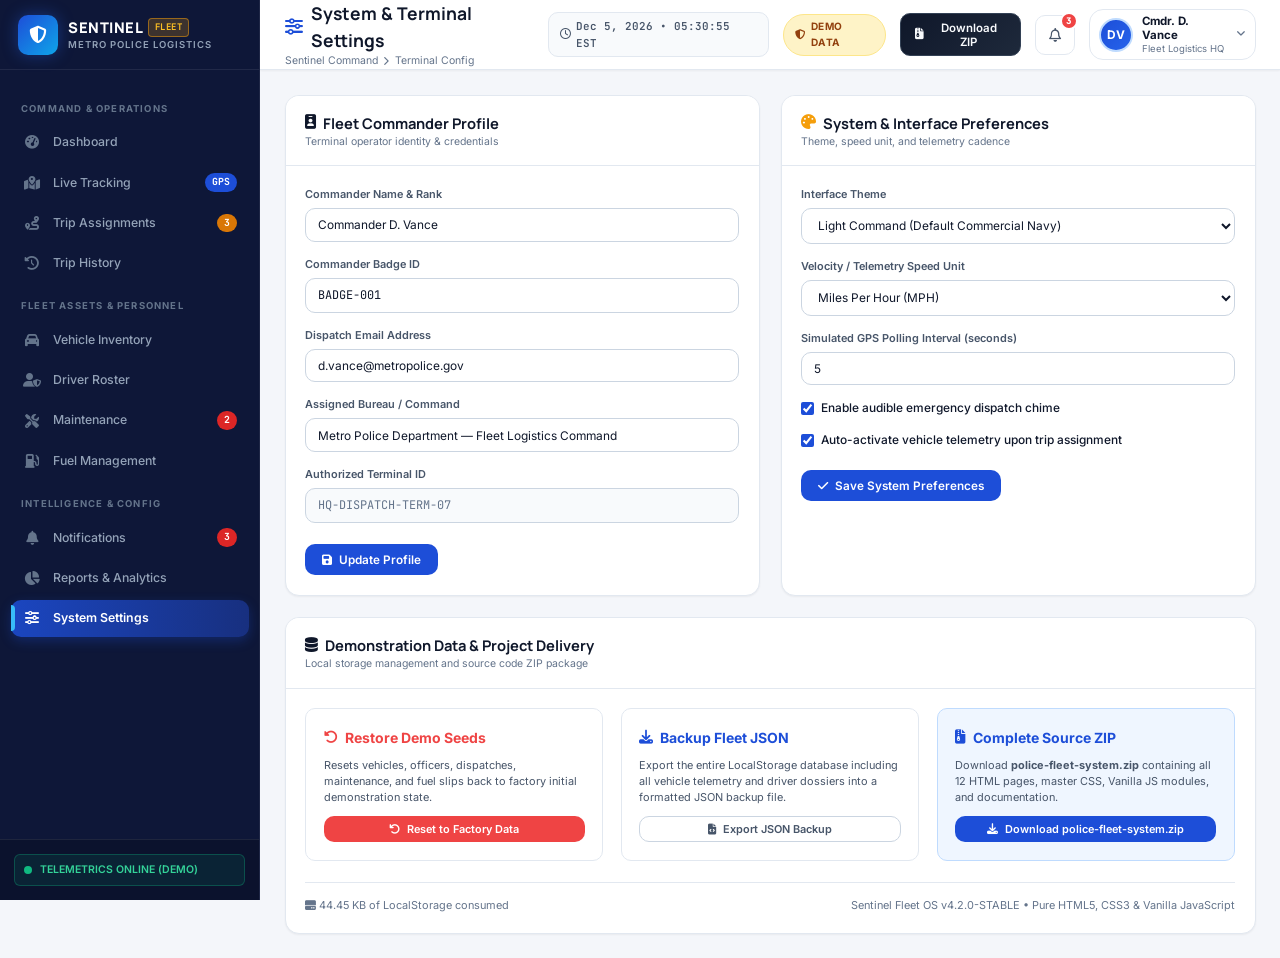
<file: settings.html>
<!DOCTYPE html>
<html lang="en">
<head>
  <meta charset="UTF-8" />
  <meta name="viewport" content="width=device-width, initial-scale=1.0" />
  <title>Sentinel Fleet - System & Terminal Settings</title>
  <meta name="description" content="Police Fleet Management and Real-Time Vehicle Tracking System." />

  <!-- Google Fonts -->
  <link rel="preconnect" href="https://fonts.googleapis.com" />
  <link rel="preconnect" href="https://fonts.gstatic.com" crossorigin />
  <link href="https://fonts.googleapis.com/css2?family=Inter:wght@300;400;500;600;700&family=JetBrains+Mono:wght@400;500;600;700&family=Manrope:wght@600;700;800&display=swap" rel="stylesheet" />

  <!-- Font Awesome 6 -->
  <link rel="stylesheet" href="https://cdnjs.cloudflare.com/ajax/libs/font-awesome/6.5.1/css/all.min.css" />

  <!-- Master & Responsive CSS -->
  <link rel="stylesheet" href="css/style.css" />
  <link rel="stylesheet" href="css/responsive.css" />
</head>
<body>

  <div class="app-container">
    <div class="sidebar-backdrop" id="sidebar-backdrop"></div>

    <!-- SIDEBAR -->
    <aside class="sidebar">
      <div class="sidebar-header">
        <div class="sidebar-logo-icon">
          <i class="fa-solid fa-shield-halved"></i>
        </div>
        <div class="sidebar-logo-text">
          <div class="sidebar-brand-name">
            SENTINEL <span class="sidebar-brand-badge">FLEET</span>
          </div>
          <span class="sidebar-subtext">Metro Police Logistics</span>
        </div>
      </div>

      <nav class="sidebar-nav">
        <div class="nav-section-title">Command & Operations</div>
        <a href="dashboard.html" class="nav-link">
          <i class="fa-solid fa-gauge-high"></i>
          <span>Dashboard</span>
        </a>
        <a href="tracking.html" class="nav-link">
          <i class="fa-solid fa-map-location-dot"></i>
          <span>Live Tracking</span>
          <span class="nav-badge badge-blue">GPS</span>
        </a>
        <a href="trips.html" class="nav-link">
          <i class="fa-solid fa-route"></i>
          <span>Trip Assignments</span>
          <span class="nav-badge badge-amber" id="nav-badge-trips" style="display:none;">0</span>
        </a>
        <a href="trip-history.html" class="nav-link">
          <i class="fa-solid fa-clock-rotate-left"></i>
          <span>Trip History</span>
        </a>

        <div class="nav-section-title">Fleet Assets & Personnel</div>
        <a href="vehicles.html" class="nav-link">
          <i class="fa-solid fa-car"></i>
          <span>Vehicle Inventory</span>
        </a>
        <a href="drivers.html" class="nav-link">
          <i class="fa-solid fa-user-shield"></i>
          <span>Driver Roster</span>
        </a>
        <a href="maintenance.html" class="nav-link">
          <i class="fa-solid fa-screwdriver-wrench"></i>
          <span>Maintenance</span>
          <span class="nav-badge badge-red" id="nav-badge-mnt" style="display:none;">0</span>
        </a>
        <a href="fuel.html" class="nav-link">
          <i class="fa-solid fa-gas-pump"></i>
          <span>Fuel Management</span>
        </a>

        <div class="nav-section-title">Intelligence & Config</div>
        <a href="notifications.html" class="nav-link">
          <i class="fa-solid fa-bell"></i>
          <span>Notifications</span>
          <span class="nav-badge badge-red" id="nav-badge-notif" style="display:none;">0</span>
        </a>
        <a href="reports.html" class="nav-link">
          <i class="fa-solid fa-chart-pie"></i>
          <span>Reports & Analytics</span>
        </a>
        <a href="settings.html" class="nav-link active">
          <i class="fa-solid fa-sliders"></i>
          <span>System Settings</span>
        </a>
      </nav>

      <div class="sidebar-footer">
        <div class="system-status-indicator">
          <span class="pulse-dot"></span>
          <span>TELEMETRICS ONLINE (DEMO)</span>
        </div>
      </div>
    </aside>

    <!-- MAIN WRAPPER -->
    <div class="main-wrapper">
      <!-- TOP NAVIGATION -->
      <header class="top-header">
        <div class="header-left">
          <button class="mobile-menu-toggle" id="mobile-menu-toggle" aria-label="Toggle navigation menu">
            <i class="fa-solid fa-bars"></i>
          </button>
          <div class="header-page-title-group">
            <h1 class="header-page-title">
              <i class="fa-solid fa-sliders text-blue-600" style="color: var(--primary);"></i> System & Terminal Settings
            </h1>
            <div class="header-breadcrumbs">
              <span>Sentinel Command</span>
              <i class="fa-solid fa-chevron-right" style="font-size: 0.65rem;"></i>
              <span>Terminal Config</span>
            </div>
          </div>
        </div>

        <div class="header-right">
          <div class="live-clock-badge" id="header-live-clock">
            <i class="fa-regular fa-clock"></i> <span>--:--:--</span>
          </div>

          <div class="demo-data-pill">
            <i class="fa-solid fa-shield-halved"></i> DEMO DATA
          </div>

          <button class="btn-zip-download btn-download-zip" title="Download Complete Project ZIP Archive">
            <i class="fa-solid fa-file-zipper"></i>
            <span>Download ZIP</span>
          </button>

          <!-- Notifications Dropdown -->
          <div style="position: relative;">
            <button class="icon-btn" id="notif-dropdown-btn" aria-label="Notifications">
              <i class="fa-regular fa-bell"></i>
              <span class="badge-counter" id="notif-badge-count" style="display:none;">0</span>
            </button>
            <div class="dropdown-menu" id="notif-dropdown-menu">
              <div class="dropdown-header">
                <span class="dropdown-title"><i class="fa-solid fa-bell text-blue-600"></i> Dispatch Alerts</span>
                <button class="dropdown-action-btn" id="dropdown-mark-all-btn">Mark All Read</button>
              </div>
              <div class="dropdown-body" id="dropdown-notif-list"></div>
              <div class="dropdown-footer">
                <a href="notifications.html">View All Notifications <i class="fa-solid fa-arrow-right"></i></a>
              </div>
            </div>
          </div>

          <!-- User Profile -->
          <div style="position: relative;">
            <button class="user-profile-btn" id="user-profile-btn">
              <div class="user-avatar">DV</div>
              <div class="user-info-text">
                <div class="user-name">Cmdr. D. Vance</div>
                <div class="user-role">Fleet Logistics HQ</div>
              </div>
              <i class="fa-solid fa-angle-down" style="font-size: 0.75rem; color: var(--text-muted);"></i>
            </button>
            <div class="dropdown-menu user-dropdown-menu" id="user-dropdown-menu">
              <a href="settings.html" class="user-dropdown-item"><i class="fa-solid fa-id-badge"></i> Officer Profile</a>
              <a href="settings.html" class="user-dropdown-item"><i class="fa-solid fa-sliders"></i> System Settings</a>
              <div style="border-top: 1px solid var(--border-light); margin: 4px 0;"></div>
              <div class="user-dropdown-item danger" onclick="FleetStorage.logout()"><i class="fa-solid fa-right-from-bracket"></i> Sign Out</div>
            </div>
          </div>
        </div>
      </header>

      <!-- PAGE CONTENT -->
      <main class="page-content">

        <div style="display: grid; grid-template-columns: 1fr 1fr; gap: 1.5rem;" class="form-grid">
          <!-- Administrator Profile Settings -->
          <div class="content-card">
            <div class="card-header">
              <div class="card-title-group">
                <h2 class="card-title"><i class="fa-solid fa-id-badge text-blue-600"></i> Fleet Commander Profile</h2>
                <span class="card-subtitle">Terminal operator identity & credentials</span>
              </div>
            </div>
            <div class="card-body">
              <form id="settings-profile-form">
                <div class="form-group" style="margin-bottom: 1rem;">
                  <label class="form-label" for="settings-commander-name">Commander Name & Rank</label>
                  <input type="text" id="settings-commander-name" class="form-control" />
                </div>

                <div class="form-group" style="margin-bottom: 1rem;">
                  <label class="form-label" for="settings-commander-badge">Commander Badge ID</label>
                  <input type="text" id="settings-commander-badge" class="form-control" style="font-family: var(--font-mono);" />
                </div>

                <div class="form-group" style="margin-bottom: 1rem;">
                  <label class="form-label" for="settings-commander-email">Dispatch Email Address</label>
                  <input type="email" id="settings-commander-email" class="form-control" />
                </div>

                <div class="form-group" style="margin-bottom: 1rem;">
                  <label class="form-label" for="settings-department">Assigned Bureau / Command</label>
                  <input type="text" id="settings-department" class="form-control" />
                </div>

                <div class="form-group" style="margin-bottom: 1.5rem;">
                  <label class="form-label" for="settings-terminal-id">Authorized Terminal ID</label>
                  <input type="text" id="settings-terminal-id" class="form-control" readonly style="font-family: var(--font-mono); color: var(--text-muted);" />
                </div>

                <button type="submit" class="btn btn-primary">
                  <i class="fa-solid fa-floppy-disk"></i> Update Profile
                </button>
              </form>
            </div>
          </div>

          <!-- System & Display Preferences -->
          <div class="content-card">
            <div class="card-header">
              <div class="card-title-group">
                <h2 class="card-title"><i class="fa-solid fa-palette" style="color: var(--accent-gold);"></i> System & Interface Preferences</h2>
                <span class="card-subtitle">Theme, speed unit, and telemetry cadence</span>
              </div>
            </div>
            <div class="card-body">
              <form id="settings-system-form">
                <div class="form-group" style="margin-bottom: 1rem;">
                  <label class="form-label" for="settings-theme-select">Interface Theme</label>
                  <select id="settings-theme-select" class="form-control">
                    <option value="light">Light Command (Default Commercial Navy)</option>
                    <option value="dark">Dark Tactical Mode</option>
                  </select>
                </div>

                <div class="form-group" style="margin-bottom: 1rem;">
                  <label class="form-label" for="settings-speed-unit">Velocity / Telemetry Speed Unit</label>
                  <select id="settings-speed-unit" class="form-control">
                    <option value="MPH">Miles Per Hour (MPH)</option>
                    <option value="KMH">Kilometers Per Hour (km/h)</option>
                  </select>
                </div>

                <div class="form-group" style="margin-bottom: 1rem;">
                  <label class="form-label" for="settings-refresh-rate">Simulated GPS Polling Interval (seconds)</label>
                  <input type="number" id="settings-refresh-rate" class="form-control" min="2" max="30" value="5" />
                </div>

                <div class="form-group" style="margin-bottom: 1rem;">
                  <label style="display: flex; align-items: center; gap: 0.5rem; cursor: pointer; font-size: 0.85rem; font-weight: 500;">
                    <input type="checkbox" id="settings-audio-alerts" checked style="accent-color: var(--primary);" />
                    Enable audible emergency dispatch chime
                  </label>
                </div>

                <div class="form-group" style="margin-bottom: 1.5rem;">
                  <label style="display: flex; align-items: center; gap: 0.5rem; cursor: pointer; font-size: 0.85rem; font-weight: 500;">
                    <input type="checkbox" id="settings-auto-assign" checked style="accent-color: var(--primary);" />
                    Auto-activate vehicle telemetry upon trip assignment
                  </label>
                </div>

                <button type="submit" class="btn btn-primary">
                  <i class="fa-solid fa-check"></i> Save System Preferences
                </button>
              </form>
            </div>
          </div>
        </div>

        <!-- DEMO DATA MANAGEMENT & SOURCE CODE ARCHIVE -->
        <div class="content-card">
          <div class="card-header">
            <div class="card-title-group">
              <h2 class="card-title"><i class="fa-solid fa-database text-blue-600"></i> Demonstration Data & Project Delivery</h2>
              <span class="card-subtitle">Local storage management and source code ZIP package</span>
            </div>
          </div>
          <div class="card-body">
            <div style="display: grid; grid-template-columns: repeat(3, 1fr); gap: 1.25rem;">
              <!-- Factory Reset -->
              <div style="border: 1px solid var(--border-light); border-radius: var(--radius-md); padding: 1.25rem; display: flex; flex-direction: column; gap: 0.75rem;">
                <div style="display: flex; align-items: center; gap: 0.5rem; font-weight: 700; color: var(--danger);">
                  <i class="fa-solid fa-rotate-left"></i> Restore Demo Seeds
                </div>
                <p style="font-size: 0.78rem; color: var(--text-secondary); line-height: 1.45;">
                  Resets vehicles, officers, dispatches, maintenance, and fuel slips back to factory initial demonstration state.
                </p>
                <button type="button" class="btn btn-danger btn-sm" id="btn-reset-demo-data" style="margin-top: auto;">
                  <i class="fa-solid fa-arrow-rotate-left"></i> Reset to Factory Data
                </button>
              </div>

              <!-- Export Full DB JSON -->
              <div style="border: 1px solid var(--border-light); border-radius: var(--radius-md); padding: 1.25rem; display: flex; flex-direction: column; gap: 0.75rem;">
                <div style="display: flex; align-items: center; gap: 0.5rem; font-weight: 700; color: var(--primary);">
                  <i class="fa-solid fa-download"></i> Backup Fleet JSON
                </div>
                <p style="font-size: 0.78rem; color: var(--text-secondary); line-height: 1.45;">
                  Export the entire LocalStorage database including all vehicle telemetry and driver dossiers into a formatted JSON backup file.
                </p>
                <button type="button" class="btn btn-secondary btn-sm" id="btn-export-db-json" style="margin-top: auto;">
                  <i class="fa-solid fa-file-code"></i> Export JSON Backup
                </button>
              </div>

              <!-- Download Source Code ZIP -->
              <div style="border: 1px solid #bfdbfe; background: #eff6ff; border-radius: var(--radius-md); padding: 1.25rem; display: flex; flex-direction: column; gap: 0.75rem;">
                <div style="display: flex; align-items: center; gap: 0.5rem; font-weight: 700; color: var(--primary);">
                  <i class="fa-solid fa-file-zipper"></i> Complete Source ZIP
                </div>
                <p style="font-size: 0.78rem; color: var(--text-secondary); line-height: 1.45;">
                  Download <strong>police-fleet-system.zip</strong> containing all 12 HTML pages, master CSS, Vanilla JS modules, and documentation.
                </p>
                <button type="button" class="btn btn-primary btn-sm btn-download-zip" style="margin-top: auto;">
                  <i class="fa-solid fa-download"></i> Download police-fleet-system.zip
                </button>
              </div>
            </div>

            <div style="margin-top: 1.5rem; padding-top: 1rem; border-top: 1px solid var(--border-light); display: flex; justify-content: space-between; align-items: center; font-size: 0.78rem; color: var(--text-muted);">
              <div>
                <i class="fa-solid fa-hard-drive"></i> <span id="settings-storage-used">Calculating storage...</span>
              </div>
              <div>
                Sentinel Fleet OS v4.2.0-STABLE &bull; Pure HTML5, CSS3 & Vanilla JavaScript
              </div>
            </div>
          </div>
        </div>

      </main>
    </div>
  </div>

  <!-- Core App Scripts -->
  <script src="js/storage.js"></script>
  <script src="js/app.js"></script>
  <script src="js/settings.js"></script>
</body>
</html>
</file>
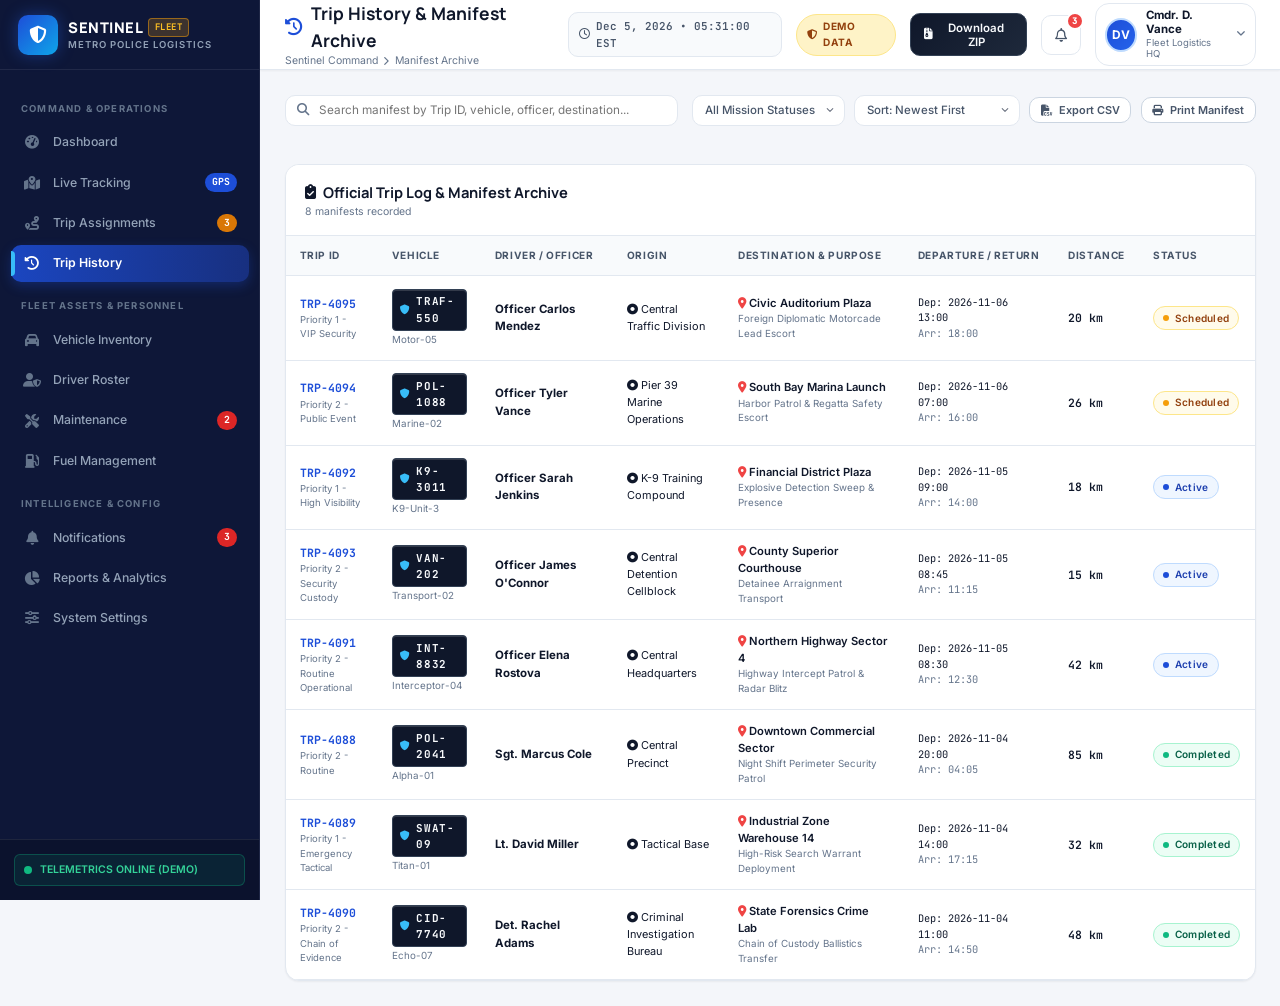
<file: trip-history.html>
<!DOCTYPE html>
<html lang="en">
<head>
  <meta charset="UTF-8" />
  <meta name="viewport" content="width=device-width, initial-scale=1.0" />
  <title>Sentinel Fleet - Trip History & Manifest Archive</title>
  <meta name="description" content="Police Fleet Management and Real-Time Vehicle Tracking System." />

  <!-- Google Fonts -->
  <link rel="preconnect" href="https://fonts.googleapis.com" />
  <link rel="preconnect" href="https://fonts.gstatic.com" crossorigin />
  <link href="https://fonts.googleapis.com/css2?family=Inter:wght@300;400;500;600;700&family=JetBrains+Mono:wght@400;500;600;700&family=Manrope:wght@600;700;800&display=swap" rel="stylesheet" />

  <!-- Font Awesome 6 -->
  <link rel="stylesheet" href="https://cdnjs.cloudflare.com/ajax/libs/font-awesome/6.5.1/css/all.min.css" />

  <!-- Master & Responsive CSS -->
  <link rel="stylesheet" href="css/style.css" />
  <link rel="stylesheet" href="css/responsive.css" />
</head>
<body>

  <div class="app-container">
    <div class="sidebar-backdrop" id="sidebar-backdrop"></div>

    <!-- SIDEBAR -->
    <aside class="sidebar">
      <div class="sidebar-header">
        <div class="sidebar-logo-icon">
          <i class="fa-solid fa-shield-halved"></i>
        </div>
        <div class="sidebar-logo-text">
          <div class="sidebar-brand-name">
            SENTINEL <span class="sidebar-brand-badge">FLEET</span>
          </div>
          <span class="sidebar-subtext">Metro Police Logistics</span>
        </div>
      </div>

      <nav class="sidebar-nav">
        <div class="nav-section-title">Command & Operations</div>
        <a href="dashboard.html" class="nav-link">
          <i class="fa-solid fa-gauge-high"></i>
          <span>Dashboard</span>
        </a>
        <a href="tracking.html" class="nav-link">
          <i class="fa-solid fa-map-location-dot"></i>
          <span>Live Tracking</span>
          <span class="nav-badge badge-blue">GPS</span>
        </a>
        <a href="trips.html" class="nav-link">
          <i class="fa-solid fa-route"></i>
          <span>Trip Assignments</span>
          <span class="nav-badge badge-amber" id="nav-badge-trips" style="display:none;">0</span>
        </a>
        <a href="trip-history.html" class="nav-link active">
          <i class="fa-solid fa-clock-rotate-left"></i>
          <span>Trip History</span>
        </a>

        <div class="nav-section-title">Fleet Assets & Personnel</div>
        <a href="vehicles.html" class="nav-link">
          <i class="fa-solid fa-car"></i>
          <span>Vehicle Inventory</span>
        </a>
        <a href="drivers.html" class="nav-link">
          <i class="fa-solid fa-user-shield"></i>
          <span>Driver Roster</span>
        </a>
        <a href="maintenance.html" class="nav-link">
          <i class="fa-solid fa-screwdriver-wrench"></i>
          <span>Maintenance</span>
          <span class="nav-badge badge-red" id="nav-badge-mnt" style="display:none;">0</span>
        </a>
        <a href="fuel.html" class="nav-link">
          <i class="fa-solid fa-gas-pump"></i>
          <span>Fuel Management</span>
        </a>

        <div class="nav-section-title">Intelligence & Config</div>
        <a href="notifications.html" class="nav-link">
          <i class="fa-solid fa-bell"></i>
          <span>Notifications</span>
          <span class="nav-badge badge-red" id="nav-badge-notif" style="display:none;">0</span>
        </a>
        <a href="reports.html" class="nav-link">
          <i class="fa-solid fa-chart-pie"></i>
          <span>Reports & Analytics</span>
        </a>
        <a href="settings.html" class="nav-link">
          <i class="fa-solid fa-sliders"></i>
          <span>System Settings</span>
        </a>
      </nav>

      <div class="sidebar-footer">
        <div class="system-status-indicator">
          <span class="pulse-dot"></span>
          <span>TELEMETRICS ONLINE (DEMO)</span>
        </div>
      </div>
    </aside>

    <!-- MAIN WRAPPER -->
    <div class="main-wrapper">
      <!-- TOP NAVIGATION -->
      <header class="top-header">
        <div class="header-left">
          <button class="mobile-menu-toggle" id="mobile-menu-toggle" aria-label="Toggle navigation menu">
            <i class="fa-solid fa-bars"></i>
          </button>
          <div class="header-page-title-group">
            <h1 class="header-page-title">
              <i class="fa-solid fa-clock-rotate-left text-blue-600" style="color: var(--primary);"></i> Trip History & Manifest Archive
            </h1>
            <div class="header-breadcrumbs">
              <span>Sentinel Command</span>
              <i class="fa-solid fa-chevron-right" style="font-size: 0.65rem;"></i>
              <span>Manifest Archive</span>
            </div>
          </div>
        </div>

        <div class="header-right">
          <div class="live-clock-badge" id="header-live-clock">
            <i class="fa-regular fa-clock"></i> <span>--:--:--</span>
          </div>

          <div class="demo-data-pill">
            <i class="fa-solid fa-shield-halved"></i> DEMO DATA
          </div>

          <button class="btn-zip-download btn-download-zip" title="Download Complete Project ZIP Archive">
            <i class="fa-solid fa-file-zipper"></i>
            <span>Download ZIP</span>
          </button>

          <!-- Notifications Dropdown -->
          <div style="position: relative;">
            <button class="icon-btn" id="notif-dropdown-btn" aria-label="Notifications">
              <i class="fa-regular fa-bell"></i>
              <span class="badge-counter" id="notif-badge-count" style="display:none;">0</span>
            </button>
            <div class="dropdown-menu" id="notif-dropdown-menu">
              <div class="dropdown-header">
                <span class="dropdown-title"><i class="fa-solid fa-bell text-blue-600"></i> Dispatch Alerts</span>
                <button class="dropdown-action-btn" id="dropdown-mark-all-btn">Mark All Read</button>
              </div>
              <div class="dropdown-body" id="dropdown-notif-list"></div>
              <div class="dropdown-footer">
                <a href="notifications.html">View All Notifications <i class="fa-solid fa-arrow-right"></i></a>
              </div>
            </div>
          </div>

          <!-- User Profile -->
          <div style="position: relative;">
            <button class="user-profile-btn" id="user-profile-btn">
              <div class="user-avatar">DV</div>
              <div class="user-info-text">
                <div class="user-name">Cmdr. D. Vance</div>
                <div class="user-role">Fleet Logistics HQ</div>
              </div>
              <i class="fa-solid fa-angle-down" style="font-size: 0.75rem; color: var(--text-muted);"></i>
            </button>
            <div class="dropdown-menu user-dropdown-menu" id="user-dropdown-menu">
              <a href="settings.html" class="user-dropdown-item"><i class="fa-solid fa-id-badge"></i> Officer Profile</a>
              <a href="settings.html" class="user-dropdown-item"><i class="fa-solid fa-sliders"></i> System Settings</a>
              <div style="border-top: 1px solid var(--border-light); margin: 4px 0;"></div>
              <div class="user-dropdown-item danger" onclick="FleetStorage.logout()"><i class="fa-solid fa-right-from-bracket"></i> Sign Out</div>
            </div>
          </div>
        </div>
      </header>

      <!-- PAGE CONTENT -->
      <main class="page-content">

        <!-- SEARCH & FILTERS TOOLBAR -->
        <div class="filters-toolbar">
          <div class="search-box">
            <i class="fa-solid fa-magnifying-glass"></i>
            <input type="text" id="history-search-input" class="search-input" placeholder="Search manifest by Trip ID, vehicle, officer, destination..." />
          </div>

          <div class="filter-group">
            <select id="history-filter-status" class="filter-select">
              <option value="ALL">All Mission Statuses</option>
              <option value="Completed">Completed Missions</option>
              <option value="Active">Active Dispatches</option>
              <option value="Scheduled">Scheduled</option>
              <option value="Cancelled">Cancelled</option>
            </select>

            <select id="history-sort-by" class="filter-select">
              <option value="date_desc">Sort: Newest First</option>
              <option value="date_asc">Sort: Oldest First</option>
              <option value="distance_desc">Sort: Longest Distance</option>
            </select>

            <button class="btn btn-secondary btn-sm" id="btn-export-history-csv" title="Export Manifests to CSV">
              <i class="fa-solid fa-file-csv"></i> Export CSV
            </button>

            <button class="btn btn-secondary btn-sm" id="btn-print-history" title="Print Manifests">
              <i class="fa-solid fa-print"></i> Print Manifest
            </button>
          </div>
        </div>

        <!-- TRIP HISTORY TABLE CARD -->
        <div class="content-card">
          <div class="card-header">
            <div class="card-title-group">
              <h2 class="card-title">
                <i class="fa-solid fa-clipboard-check text-blue-600"></i> Official Trip Log & Manifest Archive
              </h2>
              <span class="card-subtitle" id="history-count-badge">Loading archive...</span>
            </div>
          </div>
          <div class="card-body no-padding">
            <div class="table-responsive">
              <table class="data-table">
                <thead>
                  <tr>
                    <th>Trip ID</th>
                    <th>Vehicle</th>
                    <th>Driver / Officer</th>
                    <th>Origin</th>
                    <th>Destination & Purpose</th>
                    <th>Departure / Return</th>
                    <th>Distance</th>
                    <th>Status</th>
                  </tr>
                </thead>
                <tbody id="history-table-tbody">
                  <!-- Rendered dynamically -->
                </tbody>
              </table>
            </div>
          </div>
        </div>

      </main>
    </div>
  </div>

  <!-- Core App Scripts -->
  <script src="js/storage.js"></script>
  <script src="js/app.js"></script>
  <script src="js/trip-history.js"></script>
</body>
</html>
</file>
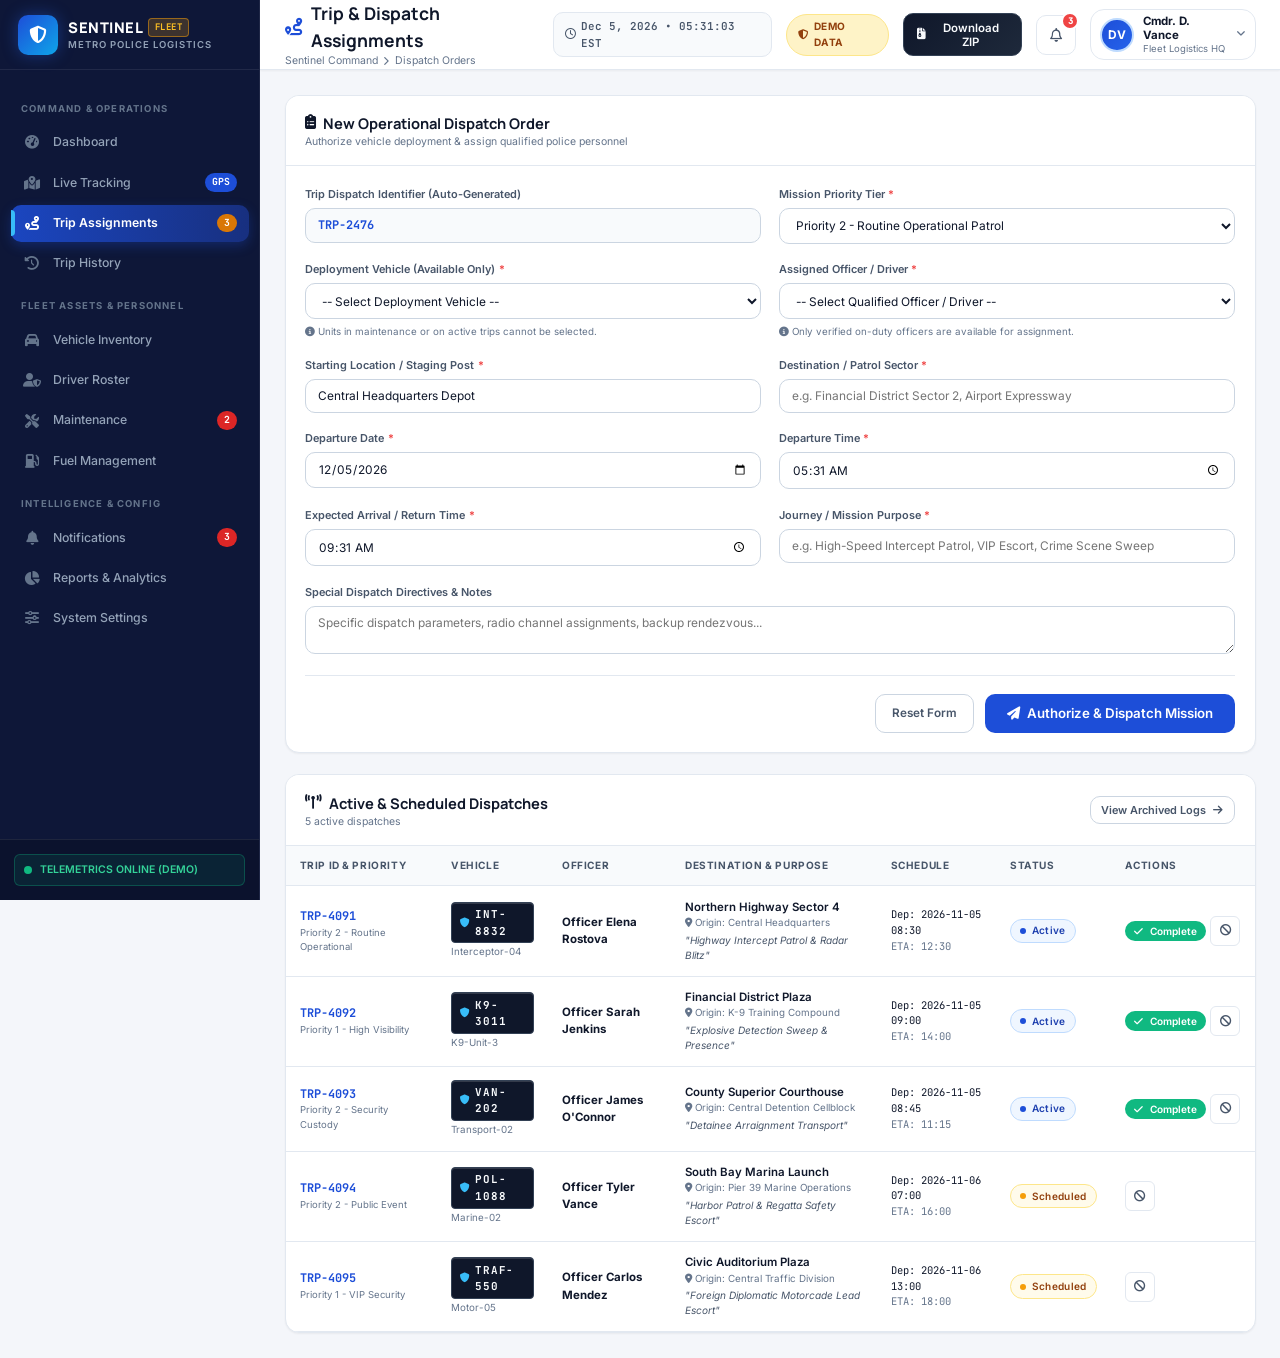
<file: trips.html>
<!DOCTYPE html>
<html lang="en">
<head>
  <meta charset="UTF-8" />
  <meta name="viewport" content="width=device-width, initial-scale=1.0" />
  <title>Sentinel Fleet - Trip Dispatch Assignments</title>
  <meta name="description" content="Police Fleet Management and Real-Time Vehicle Tracking System." />

  <!-- Google Fonts -->
  <link rel="preconnect" href="https://fonts.googleapis.com" />
  <link rel="preconnect" href="https://fonts.gstatic.com" crossorigin />
  <link href="https://fonts.googleapis.com/css2?family=Inter:wght@300;400;500;600;700&family=JetBrains+Mono:wght@400;500;600;700&family=Manrope:wght@600;700;800&display=swap" rel="stylesheet" />

  <!-- Font Awesome 6 -->
  <link rel="stylesheet" href="https://cdnjs.cloudflare.com/ajax/libs/font-awesome/6.5.1/css/all.min.css" />

  <!-- Master & Responsive CSS -->
  <link rel="stylesheet" href="css/style.css" />
  <link rel="stylesheet" href="css/responsive.css" />
</head>
<body>

  <div class="app-container">
    <div class="sidebar-backdrop" id="sidebar-backdrop"></div>

    <!-- SIDEBAR -->
    <aside class="sidebar">
      <div class="sidebar-header">
        <div class="sidebar-logo-icon">
          <i class="fa-solid fa-shield-halved"></i>
        </div>
        <div class="sidebar-logo-text">
          <div class="sidebar-brand-name">
            SENTINEL <span class="sidebar-brand-badge">FLEET</span>
          </div>
          <span class="sidebar-subtext">Metro Police Logistics</span>
        </div>
      </div>

      <nav class="sidebar-nav">
        <div class="nav-section-title">Command & Operations</div>
        <a href="dashboard.html" class="nav-link">
          <i class="fa-solid fa-gauge-high"></i>
          <span>Dashboard</span>
        </a>
        <a href="tracking.html" class="nav-link">
          <i class="fa-solid fa-map-location-dot"></i>
          <span>Live Tracking</span>
          <span class="nav-badge badge-blue">GPS</span>
        </a>
        <a href="trips.html" class="nav-link active">
          <i class="fa-solid fa-route"></i>
          <span>Trip Assignments</span>
          <span class="nav-badge badge-amber" id="nav-badge-trips" style="display:none;">0</span>
        </a>
        <a href="trip-history.html" class="nav-link">
          <i class="fa-solid fa-clock-rotate-left"></i>
          <span>Trip History</span>
        </a>

        <div class="nav-section-title">Fleet Assets & Personnel</div>
        <a href="vehicles.html" class="nav-link">
          <i class="fa-solid fa-car"></i>
          <span>Vehicle Inventory</span>
        </a>
        <a href="drivers.html" class="nav-link">
          <i class="fa-solid fa-user-shield"></i>
          <span>Driver Roster</span>
        </a>
        <a href="maintenance.html" class="nav-link">
          <i class="fa-solid fa-screwdriver-wrench"></i>
          <span>Maintenance</span>
          <span class="nav-badge badge-red" id="nav-badge-mnt" style="display:none;">0</span>
        </a>
        <a href="fuel.html" class="nav-link">
          <i class="fa-solid fa-gas-pump"></i>
          <span>Fuel Management</span>
        </a>

        <div class="nav-section-title">Intelligence & Config</div>
        <a href="notifications.html" class="nav-link">
          <i class="fa-solid fa-bell"></i>
          <span>Notifications</span>
          <span class="nav-badge badge-red" id="nav-badge-notif" style="display:none;">0</span>
        </a>
        <a href="reports.html" class="nav-link">
          <i class="fa-solid fa-chart-pie"></i>
          <span>Reports & Analytics</span>
        </a>
        <a href="settings.html" class="nav-link">
          <i class="fa-solid fa-sliders"></i>
          <span>System Settings</span>
        </a>
      </nav>

      <div class="sidebar-footer">
        <div class="system-status-indicator">
          <span class="pulse-dot"></span>
          <span>TELEMETRICS ONLINE (DEMO)</span>
        </div>
      </div>
    </aside>

    <!-- MAIN WRAPPER -->
    <div class="main-wrapper">
      <!-- TOP NAVIGATION -->
      <header class="top-header">
        <div class="header-left">
          <button class="mobile-menu-toggle" id="mobile-menu-toggle" aria-label="Toggle navigation menu">
            <i class="fa-solid fa-bars"></i>
          </button>
          <div class="header-page-title-group">
            <h1 class="header-page-title">
              <i class="fa-solid fa-route text-blue-600" style="color: var(--primary);"></i> Trip & Dispatch Assignments
            </h1>
            <div class="header-breadcrumbs">
              <span>Sentinel Command</span>
              <i class="fa-solid fa-chevron-right" style="font-size: 0.65rem;"></i>
              <span>Dispatch Orders</span>
            </div>
          </div>
        </div>

        <div class="header-right">
          <div class="live-clock-badge" id="header-live-clock">
            <i class="fa-regular fa-clock"></i> <span>--:--:--</span>
          </div>

          <div class="demo-data-pill">
            <i class="fa-solid fa-shield-halved"></i> DEMO DATA
          </div>

          <button class="btn-zip-download btn-download-zip" title="Download Complete Project ZIP Archive">
            <i class="fa-solid fa-file-zipper"></i>
            <span>Download ZIP</span>
          </button>

          <!-- Notifications Dropdown -->
          <div style="position: relative;">
            <button class="icon-btn" id="notif-dropdown-btn" aria-label="Notifications">
              <i class="fa-regular fa-bell"></i>
              <span class="badge-counter" id="notif-badge-count" style="display:none;">0</span>
            </button>
            <div class="dropdown-menu" id="notif-dropdown-menu">
              <div class="dropdown-header">
                <span class="dropdown-title"><i class="fa-solid fa-bell text-blue-600"></i> Dispatch Alerts</span>
                <button class="dropdown-action-btn" id="dropdown-mark-all-btn">Mark All Read</button>
              </div>
              <div class="dropdown-body" id="dropdown-notif-list"></div>
              <div class="dropdown-footer">
                <a href="notifications.html">View All Notifications <i class="fa-solid fa-arrow-right"></i></a>
              </div>
            </div>
          </div>

          <!-- User Profile -->
          <div style="position: relative;">
            <button class="user-profile-btn" id="user-profile-btn">
              <div class="user-avatar">DV</div>
              <div class="user-info-text">
                <div class="user-name">Cmdr. D. Vance</div>
                <div class="user-role">Fleet Logistics HQ</div>
              </div>
              <i class="fa-solid fa-angle-down" style="font-size: 0.75rem; color: var(--text-muted);"></i>
            </button>
            <div class="dropdown-menu user-dropdown-menu" id="user-dropdown-menu">
              <a href="settings.html" class="user-dropdown-item"><i class="fa-solid fa-id-badge"></i> Officer Profile</a>
              <a href="settings.html" class="user-dropdown-item"><i class="fa-solid fa-sliders"></i> System Settings</a>
              <div style="border-top: 1px solid var(--border-light); margin: 4px 0;"></div>
              <div class="user-dropdown-item danger" onclick="FleetStorage.logout()"><i class="fa-solid fa-right-from-bracket"></i> Sign Out</div>
            </div>
          </div>
        </div>
      </header>

      <!-- PAGE CONTENT -->
      <main class="page-content">

        <!-- DISPATCH ASSIGNMENT FORM CARD -->
        <div class="content-card">
          <div class="card-header">
            <div class="card-title-group">
              <h2 class="card-title">
                <i class="fa-solid fa-clipboard-list text-blue-600"></i> New Operational Dispatch Order
              </h2>
              <span class="card-subtitle">Authorize vehicle deployment & assign qualified police personnel</span>
            </div>
          </div>
          <div class="card-body">
            <form id="trip-dispatch-form">
              <div class="form-grid">
                <!-- Auto-Generated Trip ID -->
                <div class="form-group">
                  <label class="form-label" for="dispatch-trip-id">Trip Dispatch Identifier (Auto-Generated)</label>
                  <input type="text" id="dispatch-trip-id" class="form-control" readonly style="font-family: var(--font-mono); font-weight: 700; color: var(--primary);" />
                </div>

                <!-- Priority Level -->
                <div class="form-group">
                  <label class="form-label required" for="dispatch-priority">Mission Priority Tier</label>
                  <select id="dispatch-priority" class="form-control" required>
                    <option value="Priority 2 - Routine Operational">Priority 2 - Routine Operational Patrol</option>
                    <option value="Priority 1 - High Visibility">Priority 1 - High Visibility / Crime Prevention</option>
                    <option value="Priority 1 - Emergency Tactical">Priority 1 - Emergency Tactical Response</option>
                    <option value="Priority 2 - Security Custody">Priority 2 - Security Detainee Custody</option>
                    <option value="Priority 1 - VIP Security">Priority 1 - Dignitary VIP Escort</option>
                  </select>
                </div>

                <!-- Vehicle Selection -->
                <div class="form-group">
                  <label class="form-label required" for="dispatch-vehicle-select">Deployment Vehicle (Available Only)</label>
                  <select id="dispatch-vehicle-select" class="form-control" required>
                    <!-- Populated dynamically: unavailable vehicles disabled -->
                  </select>
                  <span class="form-helper"><i class="fa-solid fa-circle-info"></i> Units in maintenance or on active trips cannot be selected.</span>
                </div>

                <!-- Driver Selection -->
                <div class="form-group">
                  <label class="form-label required" for="dispatch-driver-select">Assigned Officer / Driver</label>
                  <select id="dispatch-driver-select" class="form-control" required>
                    <!-- Populated dynamically -->
                  </select>
                  <span class="form-helper"><i class="fa-solid fa-circle-info"></i> Only verified on-duty officers are available for assignment.</span>
                </div>

                <!-- Starting Location -->
                <div class="form-group">
                  <label class="form-label required" for="dispatch-origin">Starting Location / Staging Post</label>
                  <input type="text" id="dispatch-origin" class="form-control" required value="Central Headquarters Depot" placeholder="e.g. Central Precinct Bay 4" />
                </div>

                <!-- Destination -->
                <div class="form-group">
                  <label class="form-label required" for="dispatch-destination">Destination / Patrol Sector</label>
                  <input type="text" id="dispatch-destination" class="form-control" required placeholder="e.g. Financial District Sector 2, Airport Expressway" />
                </div>

                <!-- Departure Date & Time -->
                <div class="form-group">
                  <label class="form-label required" for="dispatch-dep-date">Departure Date</label>
                  <input type="date" id="dispatch-dep-date" class="form-control" required />
                </div>

                <div class="form-group">
                  <label class="form-label required" for="dispatch-dep-time">Departure Time</label>
                  <input type="time" id="dispatch-dep-time" class="form-control" required />
                </div>

                <!-- Expected Arrival -->
                <div class="form-group">
                  <label class="form-label required" for="dispatch-exp-arrival">Expected Arrival / Return Time</label>
                  <input type="time" id="dispatch-exp-arrival" class="form-control" required />
                </div>

                <!-- Operational Purpose -->
                <div class="form-group">
                  <label class="form-label required" for="dispatch-purpose">Journey / Mission Purpose</label>
                  <input type="text" id="dispatch-purpose" class="form-control" required placeholder="e.g. High-Speed Intercept Patrol, VIP Escort, Crime Scene Sweep" />
                </div>

                <!-- Additional Notes -->
                <div class="form-group full-width">
                  <label class="form-label" for="dispatch-notes">Special Dispatch Directives & Notes</label>
                  <textarea id="dispatch-notes" class="form-control" rows="2" placeholder="Specific dispatch parameters, radio channel assignments, backup rendezvous..."></textarea>
                </div>
              </div>

              <div style="display: flex; justify-content: flex-end; gap: 0.75rem; margin-top: 1.5rem; border-top: 1px solid var(--border-light); padding-top: 1.25rem;">
                <button type="button" class="btn btn-secondary" id="btn-reset-dispatch-form">Reset Form</button>
                <button type="submit" class="btn btn-primary btn-lg">
                  <i class="fa-solid fa-paper-plane"></i> Authorize & Dispatch Mission
                </button>
              </div>
            </form>
          </div>
        </div>

        <!-- ACTIVE DISPATCHES TABLE -->
        <div class="content-card">
          <div class="card-header">
            <div class="card-title-group">
              <h2 class="card-title">
                <i class="fa-solid fa-tower-broadcast text-blue-600"></i> Active & Scheduled Dispatches
              </h2>
              <span class="card-subtitle" id="active-dispatches-count">Loading active units...</span>
            </div>
            <div class="card-actions">
              <a href="trip-history.html" class="btn btn-secondary btn-sm">
                View Archived Logs <i class="fa-solid fa-arrow-right"></i>
              </a>
            </div>
          </div>
          <div class="card-body no-padding">
            <div class="table-responsive">
              <table class="data-table">
                <thead>
                  <tr>
                    <th>Trip ID & Priority</th>
                    <th>Vehicle</th>
                    <th>Officer</th>
                    <th>Destination & Purpose</th>
                    <th>Schedule</th>
                    <th>Status</th>
                    <th>Actions</th>
                  </tr>
                </thead>
                <tbody id="active-trips-tbody">
                  <!-- Rendered dynamically -->
                </tbody>
              </table>
            </div>
          </div>
        </div>

      </main>
    </div>
  </div>

  <!-- Core App Scripts -->
  <script src="js/storage.js"></script>
  <script src="js/app.js"></script>
  <script src="js/trips.js"></script>
</body>
</html>
</file>
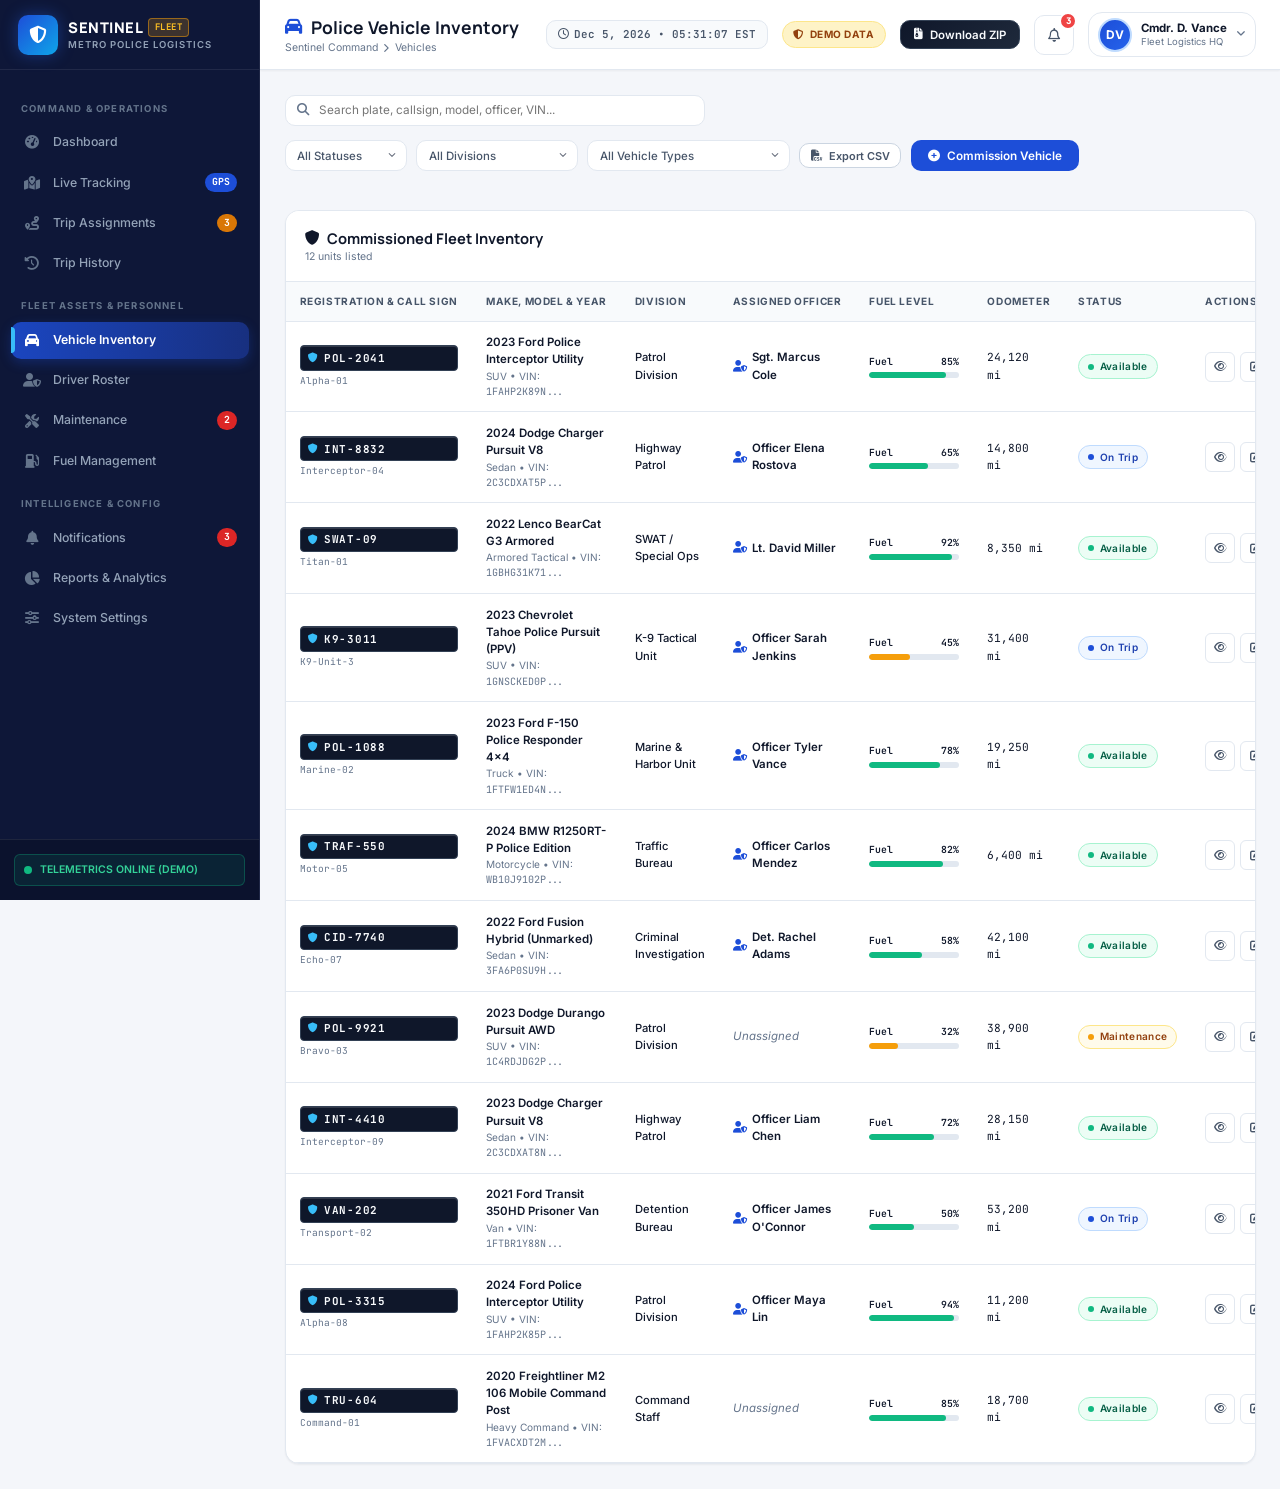
<file: vehicles.html>
<!DOCTYPE html>
<html lang="en">
<head>
  <meta charset="UTF-8" />
  <meta name="viewport" content="width=device-width, initial-scale=1.0" />
  <title>Sentinel Fleet - Vehicle Management</title>
  <meta name="description" content="Police Fleet Management and Real-Time Vehicle Tracking System." />

  <!-- Google Fonts -->
  <link rel="preconnect" href="https://fonts.googleapis.com" />
  <link rel="preconnect" href="https://fonts.gstatic.com" crossorigin />
  <link href="https://fonts.googleapis.com/css2?family=Inter:wght@300;400;500;600;700&family=JetBrains+Mono:wght@400;500;600;700&family=Manrope:wght@600;700;800&display=swap" rel="stylesheet" />

  <!-- Font Awesome 6 -->
  <link rel="stylesheet" href="https://cdnjs.cloudflare.com/ajax/libs/font-awesome/6.5.1/css/all.min.css" />

  <!-- Master & Responsive CSS -->
  <link rel="stylesheet" href="css/style.css" />
  <link rel="stylesheet" href="css/responsive.css" />
</head>
<body>

  <div class="app-container">
    <div class="sidebar-backdrop" id="sidebar-backdrop"></div>

    <!-- SIDEBAR -->
    <aside class="sidebar">
      <div class="sidebar-header">
        <div class="sidebar-logo-icon">
          <i class="fa-solid fa-shield-halved"></i>
        </div>
        <div class="sidebar-logo-text">
          <div class="sidebar-brand-name">
            SENTINEL <span class="sidebar-brand-badge">FLEET</span>
          </div>
          <span class="sidebar-subtext">Metro Police Logistics</span>
        </div>
      </div>

      <nav class="sidebar-nav">
        <div class="nav-section-title">Command & Operations</div>
        <a href="dashboard.html" class="nav-link">
          <i class="fa-solid fa-gauge-high"></i>
          <span>Dashboard</span>
        </a>
        <a href="tracking.html" class="nav-link">
          <i class="fa-solid fa-map-location-dot"></i>
          <span>Live Tracking</span>
          <span class="nav-badge badge-blue">GPS</span>
        </a>
        <a href="trips.html" class="nav-link">
          <i class="fa-solid fa-route"></i>
          <span>Trip Assignments</span>
          <span class="nav-badge badge-amber" id="nav-badge-trips" style="display:none;">0</span>
        </a>
        <a href="trip-history.html" class="nav-link">
          <i class="fa-solid fa-clock-rotate-left"></i>
          <span>Trip History</span>
        </a>

        <div class="nav-section-title">Fleet Assets & Personnel</div>
        <a href="vehicles.html" class="nav-link active">
          <i class="fa-solid fa-car"></i>
          <span>Vehicle Inventory</span>
        </a>
        <a href="drivers.html" class="nav-link">
          <i class="fa-solid fa-user-shield"></i>
          <span>Driver Roster</span>
        </a>
        <a href="maintenance.html" class="nav-link">
          <i class="fa-solid fa-screwdriver-wrench"></i>
          <span>Maintenance</span>
          <span class="nav-badge badge-red" id="nav-badge-mnt" style="display:none;">0</span>
        </a>
        <a href="fuel.html" class="nav-link">
          <i class="fa-solid fa-gas-pump"></i>
          <span>Fuel Management</span>
        </a>

        <div class="nav-section-title">Intelligence & Config</div>
        <a href="notifications.html" class="nav-link">
          <i class="fa-solid fa-bell"></i>
          <span>Notifications</span>
          <span class="nav-badge badge-red" id="nav-badge-notif" style="display:none;">0</span>
        </a>
        <a href="reports.html" class="nav-link">
          <i class="fa-solid fa-chart-pie"></i>
          <span>Reports & Analytics</span>
        </a>
        <a href="settings.html" class="nav-link">
          <i class="fa-solid fa-sliders"></i>
          <span>System Settings</span>
        </a>
      </nav>

      <div class="sidebar-footer">
        <div class="system-status-indicator">
          <span class="pulse-dot"></span>
          <span>TELEMETRICS ONLINE (DEMO)</span>
        </div>
      </div>
    </aside>

    <!-- MAIN WRAPPER -->
    <div class="main-wrapper">
      <!-- TOP NAVIGATION -->
      <header class="top-header">
        <div class="header-left">
          <button class="mobile-menu-toggle" id="mobile-menu-toggle" aria-label="Toggle navigation menu">
            <i class="fa-solid fa-bars"></i>
          </button>
          <div class="header-page-title-group">
            <h1 class="header-page-title">
              <i class="fa-solid fa-car text-blue-600" style="color: var(--primary);"></i> Police Vehicle Inventory
            </h1>
            <div class="header-breadcrumbs">
              <span>Sentinel Command</span>
              <i class="fa-solid fa-chevron-right" style="font-size: 0.65rem;"></i>
              <span>Vehicles</span>
            </div>
          </div>
        </div>

        <div class="header-right">
          <div class="live-clock-badge" id="header-live-clock">
            <i class="fa-regular fa-clock"></i> <span>--:--:--</span>
          </div>

          <div class="demo-data-pill">
            <i class="fa-solid fa-shield-halved"></i> DEMO DATA
          </div>

          <button class="btn-zip-download btn-download-zip" title="Download Complete Project ZIP Archive">
            <i class="fa-solid fa-file-zipper"></i>
            <span>Download ZIP</span>
          </button>

          <!-- Notifications Dropdown -->
          <div style="position: relative;">
            <button class="icon-btn" id="notif-dropdown-btn" aria-label="Notifications">
              <i class="fa-regular fa-bell"></i>
              <span class="badge-counter" id="notif-badge-count" style="display:none;">0</span>
            </button>
            <div class="dropdown-menu" id="notif-dropdown-menu">
              <div class="dropdown-header">
                <span class="dropdown-title"><i class="fa-solid fa-bell text-blue-600"></i> Dispatch Alerts</span>
                <button class="dropdown-action-btn" id="dropdown-mark-all-btn">Mark All Read</button>
              </div>
              <div class="dropdown-body" id="dropdown-notif-list"></div>
              <div class="dropdown-footer">
                <a href="notifications.html">View All Notifications <i class="fa-solid fa-arrow-right"></i></a>
              </div>
            </div>
          </div>

          <!-- User Profile -->
          <div style="position: relative;">
            <button class="user-profile-btn" id="user-profile-btn">
              <div class="user-avatar">DV</div>
              <div class="user-info-text">
                <div class="user-name">Cmdr. D. Vance</div>
                <div class="user-role">Fleet Logistics HQ</div>
              </div>
              <i class="fa-solid fa-angle-down" style="font-size: 0.75rem; color: var(--text-muted);"></i>
            </button>
            <div class="dropdown-menu user-dropdown-menu" id="user-dropdown-menu">
              <a href="settings.html" class="user-dropdown-item"><i class="fa-solid fa-id-badge"></i> Officer Profile</a>
              <a href="settings.html" class="user-dropdown-item"><i class="fa-solid fa-sliders"></i> System Settings</a>
              <div style="border-top: 1px solid var(--border-light); margin: 4px 0;"></div>
              <div class="user-dropdown-item danger" onclick="FleetStorage.logout()"><i class="fa-solid fa-right-from-bracket"></i> Sign Out</div>
            </div>
          </div>
        </div>
      </header>

      <!-- PAGE CONTENT -->
      <main class="page-content">

        <!-- SEARCH & FILTERS TOOLBAR -->
        <div class="filters-toolbar">
          <div class="search-box">
            <i class="fa-solid fa-magnifying-glass"></i>
            <input type="text" id="vehicle-search-input" class="search-input" placeholder="Search plate, callsign, model, officer, VIN..." />
          </div>

          <div class="filter-group">
            <select id="vehicle-filter-status" class="filter-select">
              <option value="ALL">All Statuses</option>
              <option value="Available">Available</option>
              <option value="On Trip">On Trip / Patrol</option>
              <option value="Maintenance">Maintenance</option>
              <option value="Out of Service">Out of Service</option>
            </select>

            <select id="vehicle-filter-department" class="filter-select">
              <option value="ALL">All Divisions</option>
              <option value="Patrol Division">Patrol Division</option>
              <option value="Highway Patrol">Highway Patrol</option>
              <option value="SWAT / Special Ops">SWAT / Special Ops</option>
              <option value="K-9 Tactical Unit">K-9 Tactical Unit</option>
              <option value="Marine & Harbor Unit">Marine & Harbor</option>
              <option value="Traffic Bureau">Traffic Bureau</option>
              <option value="Criminal Investigation">Criminal Investigation</option>
              <option value="Detention Bureau">Detention Bureau</option>
            </select>

            <select id="vehicle-filter-type" class="filter-select">
              <option value="ALL">All Vehicle Types</option>
              <option value="SUV">SUV (Pursuit Utility)</option>
              <option value="Sedan">Sedan (Charger / Interceptor)</option>
              <option value="Armored Tactical">Armored Tactical (BearCat)</option>
              <option value="Truck">Truck (F-150 Responder)</option>
              <option value="Motorcycle">Motorcycle (BMW RT-P)</option>
              <option value="Van">Van (Prisoner Transit)</option>
            </select>

            <button class="btn btn-secondary btn-sm" id="btn-export-vehicles-csv" title="Export Inventory to CSV">
              <i class="fa-solid fa-file-csv"></i> Export CSV
            </button>

            <button class="btn btn-primary" id="btn-open-add-vehicle">
              <i class="fa-solid fa-plus-circle"></i> Commission Vehicle
            </button>
          </div>
        </div>

        <!-- VEHICLES TABLE CARD -->
        <div class="content-card">
          <div class="card-header">
            <div class="card-title-group">
              <h2 class="card-title">
                <i class="fa-solid fa-shield text-blue-600"></i> Commissioned Fleet Inventory
              </h2>
              <span class="card-subtitle" id="vehicles-count-badge">Loading inventory...</span>
            </div>
          </div>
          <div class="card-body no-padding">
            <div class="table-responsive">
              <table class="data-table">
                <thead>
                  <tr>
                    <th>Registration & Call Sign</th>
                    <th>Make, Model & Year</th>
                    <th>Division</th>
                    <th>Assigned Officer</th>
                    <th>Fuel Level</th>
                    <th>Odometer</th>
                    <th>Status</th>
                    <th>Actions</th>
                  </tr>
                </thead>
                <tbody id="vehicles-table-tbody">
                  <!-- Rendered dynamically by vehicles.js -->
                </tbody>
              </table>
            </div>
          </div>
        </div>

      </main>
    </div>
  </div>

  <!-- MODAL: ADD / EDIT VEHICLE -->
  <div class="modal-overlay" id="vehicle-crud-modal">
    <div class="modal-box lg">
      <div class="modal-header">
        <h3 class="modal-title" id="vehicle-modal-title">
          <i class="fa-solid fa-car text-blue-600"></i> Commission Vehicle
        </h3>
        <button class="modal-close-btn" onclick="FleetApp.closeModal('vehicle-crud-modal')">&times;</button>
      </div>
      <form id="vehicle-modal-form">
        <div class="modal-body">
          <div class="form-grid">
            <div class="form-group">
              <label class="form-label required" for="form-veh-registration">Plate Registration Number</label>
              <input type="text" id="form-veh-registration" class="form-control" required placeholder="e.g. POL-4021" style="font-family: var(--font-mono); text-transform: uppercase;" />
            </div>

            <div class="form-group">
              <label class="form-label required" for="form-veh-callsign">Radio Call Sign</label>
              <input type="text" id="form-veh-callsign" class="form-control" required placeholder="e.g. Alpha-04, Interceptor-02" />
            </div>

            <div class="form-group">
              <label class="form-label required" for="form-veh-make">Vehicle Make</label>
              <input type="text" id="form-veh-make" class="form-control" required placeholder="e.g. Ford, Dodge, Chevrolet" />
            </div>

            <div class="form-group">
              <label class="form-label required" for="form-veh-model">Vehicle Model</label>
              <input type="text" id="form-veh-model" class="form-control" required placeholder="e.g. Police Interceptor Utility" />
            </div>

            <div class="form-group">
              <label class="form-label" for="form-veh-year">Model Year</label>
              <input type="number" id="form-veh-year" class="form-control" value="2024" min="2015" max="2027" />
            </div>

            <div class="form-group">
              <label class="form-label" for="form-veh-type">Vehicle Class / Body</label>
              <select id="form-veh-type" class="form-control">
                <option value="SUV">SUV (Pursuit Utility)</option>
                <option value="Sedan">Sedan (Charger Pursuit)</option>
                <option value="Armored Tactical">Armored Tactical (BearCat)</option>
                <option value="Truck">Truck (Responder 4x4)</option>
                <option value="Motorcycle">Motorcycle (Police RT-P)</option>
                <option value="Van">Van (Prisoner Transport)</option>
              </select>
            </div>

            <div class="form-group">
              <label class="form-label" for="form-veh-dept">Assigned Police Division</label>
              <select id="form-veh-dept" class="form-control">
                <option value="Patrol Division">Patrol Division</option>
                <option value="Highway Patrol">Highway Patrol</option>
                <option value="SWAT / Special Ops">SWAT / Special Ops</option>
                <option value="K-9 Tactical Unit">K-9 Tactical Unit</option>
                <option value="Marine & Harbor Unit">Marine & Harbor Unit</option>
                <option value="Traffic Bureau">Traffic Bureau</option>
                <option value="Criminal Investigation">Criminal Investigation</option>
                <option value="Detention Bureau">Detention Bureau</option>
              </select>
            </div>

            <div class="form-group">
              <label class="form-label" for="form-veh-driver">Assigned Officer / Driver</label>
              <select id="form-veh-driver" class="form-control">
                <!-- Dynamically populated -->
              </select>
            </div>

            <div class="form-group">
              <label class="form-label" for="form-veh-status">Current Readiness Status</label>
              <select id="form-veh-status" class="form-control">
                <option value="Available">Available (Standby at Station)</option>
                <option value="On Trip">On Trip / Active Patrol</option>
                <option value="Maintenance">Maintenance (Workshop)</option>
                <option value="Out of Service">Out of Service</option>
              </select>
            </div>

            <div class="form-group">
              <label class="form-label" for="form-veh-mileage">Odometer Reading (miles)</label>
              <input type="number" id="form-veh-mileage" class="form-control" value="15000" min="0" />
            </div>

            <div class="form-group">
              <label class="form-label" for="form-veh-fuel">Current Fuel / Battery %</label>
              <input type="number" id="form-veh-fuel" class="form-control" value="100" min="0" max="100" />
            </div>

            <div class="form-group">
              <label class="form-label" for="form-veh-vin">Chassis VIN Number</label>
              <input type="text" id="form-veh-vin" class="form-control" placeholder="1FAHP2K89NA..." style="font-family: var(--font-mono); text-transform: uppercase;" />
            </div>

            <div class="form-group full-width">
              <label class="form-label" for="form-veh-location">Primary Staging Location / Bay</label>
              <input type="text" id="form-veh-location" class="form-control" placeholder="Central Precinct Headquarters, Bay 3" />
            </div>

            <div class="form-group full-width">
              <label class="form-label" for="form-veh-notes">Tactical Equipment & Mod Notes</label>
              <textarea id="form-veh-notes" class="form-control" rows="2" placeholder="e.g. Whelen lightbar, dual spotlight, B7 ballistic protection..."></textarea>
            </div>
          </div>
        </div>
        <div class="modal-footer">
          <button type="button" class="btn btn-secondary" onclick="FleetApp.closeModal('vehicle-crud-modal')">Cancel</button>
          <button type="submit" class="btn btn-primary"><i class="fa-solid fa-floppy-disk"></i> Save Vehicle Record</button>
        </div>
      </form>
    </div>
  </div>

  <!-- MODAL: VIEW VEHICLE DOSSIER -->
  <div class="modal-overlay" id="vehicle-details-modal">
    <div class="modal-box lg">
      <div class="modal-header">
        <h3 class="modal-title">
          <i class="fa-solid fa-car text-blue-600"></i> Vehicle Dossier: <span id="modal-detail-reg" class="plate-badge" style="margin-left: 8px;">POL-0000</span>
        </h3>
        <button class="modal-close-btn" onclick="FleetApp.closeModal('vehicle-details-modal')">&times;</button>
      </div>
      <div class="modal-body">
        <input type="hidden" id="modal-detail-veh-id" />
        
        <div style="display: grid; grid-template-columns: repeat(3, 1fr); gap: 1rem; margin-bottom: 1.5rem; background: var(--bg-card-subtle); padding: 1.25rem; border-radius: var(--radius-lg); border: 1px solid var(--border-light);">
          <div>
            <span style="font-size: 0.72rem; color: var(--text-muted); display: block;">Call Sign</span>
            <strong id="modal-detail-callsign" style="font-size: 1.1rem; color: var(--primary);">Unit</strong>
          </div>
          <div>
            <span style="font-size: 0.72rem; color: var(--text-muted); display: block;">Make & Model</span>
            <strong id="modal-detail-makemodel" style="font-size: 1rem;">Ford Interceptor</strong>
          </div>
          <div>
            <span style="font-size: 0.72rem; color: var(--text-muted); display: block;">Division</span>
            <strong id="modal-detail-dept" style="font-size: 1rem;">Patrol Division</strong>
          </div>
          <div>
            <span style="font-size: 0.72rem; color: var(--text-muted); display: block;">Vehicle Class</span>
            <strong id="modal-detail-type">SUV</strong>
          </div>
          <div>
            <span style="font-size: 0.72rem; color: var(--text-muted); display: block;">Assigned Officer</span>
            <strong id="modal-detail-driver">Officer Name</strong>
          </div>
          <div>
            <span style="font-size: 0.72rem; color: var(--text-muted); display: block;">Quick Status Update</span>
            <select id="modal-detail-status-select" class="form-control" style="padding: 3px 8px; font-size: 0.78rem; font-weight: 600;">
              <option value="Available">Available</option>
              <option value="On Trip">On Trip</option>
              <option value="Maintenance">Maintenance</option>
              <option value="Out of Service">Out of Service</option>
            </select>
          </div>
        </div>

        <div style="display: grid; grid-template-columns: repeat(4, 1fr); gap: 1rem; margin-bottom: 1.5rem;">
          <div class="stat-card">
            <span class="stat-label">Mileage</span>
            <div class="stat-value" id="modal-detail-mileage" style="font-size: 1.25rem;">0 mi</div>
          </div>
          <div class="stat-card">
            <span class="stat-label">Fuel Level</span>
            <div class="stat-value" id="modal-detail-fuel" style="font-size: 1.25rem; color: #16a34a;">0%</div>
          </div>
          <div class="stat-card">
            <span class="stat-label">Aux Battery</span>
            <div class="stat-value" id="modal-detail-battery" style="font-size: 1.25rem; color: #3b82f6;">98%</div>
          </div>
          <div class="stat-card">
            <span class="stat-label">Next Service Due</span>
            <div class="stat-value" id="modal-detail-nextservice" style="font-size: 1.05rem;">TBD</div>
          </div>
        </div>

        <div style="font-size: 0.8rem; display: flex; flex-direction: column; gap: 0.5rem;">
          <div><strong>Chassis VIN:</strong> <span id="modal-detail-vin" style="font-family: var(--font-mono);"></span></div>
          <div><strong>Staging Location:</strong> <span id="modal-detail-location"></span></div>
          <div><strong>Last Logged Service:</strong> <span id="modal-detail-lastservice"></span></div>
          <div style="margin-top: 0.5rem; background: #eff6ff; padding: 0.75rem; border-radius: var(--radius-md); border: 1px solid #bfdbfe;">
            <strong><i class="fa-solid fa-circle-info text-blue-600"></i> Equipment Notes:</strong>
            <p id="modal-detail-notes" style="margin-top: 4px; color: var(--text-secondary);"></p>
          </div>
        </div>
      </div>
      <div class="modal-footer">
        <a id="modal-detail-track-btn" href="tracking.html" class="btn btn-primary btn-sm">
          <i class="fa-solid fa-location-crosshairs"></i> View on Live Radar
        </a>
        <button type="button" class="btn btn-secondary btn-sm" onclick="FleetApp.closeModal('vehicle-details-modal')">Close Dossier</button>
      </div>
    </div>
  </div>

  <!-- Core App Scripts -->
  <script src="js/storage.js"></script>
  <script src="js/app.js"></script>
  <script src="js/vehicles.js"></script>
</body>
</html>
</file>
<file: css/style.css>
/* ==========================================================================
   SENTINEL FLEET — POLICE FLEET MANAGEMENT & VEHICLE TRACKING SYSTEM
   Master Stylesheet (CSS3)
   ========================================================================== */

@import url('https://fonts.googleapis.com/css2?family=Inter:wght@300;400;500;600;700&family=JetBrains+Mono:wght@400;500;600;700&family=Manrope:wght@500;600;700;800&display=swap');

:root {
  /* Color Palette */
  --navy-darkest: #070d1e;
  --navy-dark: #0b132a;
  --navy-sidebar: #0e1738;
  --navy-card: #152148;
  --navy-hover: #1b2a59;
  --navy-border: #23356e;
  
  --primary: #1d4ed8;
  --primary-hover: #1e40af;
  --primary-light: #eff6ff;
  --primary-border: #bfdbfe;
  --primary-glow: rgba(29, 78, 216, 0.25);

  --accent-cyan: #06b6d4;
  --accent-gold: #f59e0b;
  --accent-gold-dark: #b45309;
  --accent-gold-light: #fef3c7;

  --success: #10b981;
  --success-light: #ecfdf5;
  --success-border: #a7f3d0;

  --warning: #f59e0b;
  --warning-light: #fffbeb;
  --warning-border: #fde68a;

  --danger: #ef4444;
  --danger-light: #fef2f2;
  --danger-border: #fecaca;
  --danger-glow: rgba(239, 68, 68, 0.25);

  --info: #0284c7;
  --info-light: #f0f9ff;
  --info-border: #bae6fd;

  --bg-main: #f4f6fa;
  --bg-card: #ffffff;
  --bg-card-subtle: #f8fafc;
  
  --border-light: #e2e8f0;
  --border-medium: #cbd5e1;

  --text-main: #0f172a;
  --text-secondary: #475569;
  --text-muted: #64748b;
  --text-light: #94a3b8;
  --text-white: #ffffff;

  /* Typography */
  --font-main: 'Inter', -apple-system, BlinkMacSystemFont, 'Segoe UI', Roboto, sans-serif;
  --font-heading: 'Manrope', -apple-system, BlinkMacSystemFont, sans-serif;
  --font-mono: 'JetBrains Mono', monospace;

  /* Elevation */
  --shadow-xs: 0 1px 2px 0 rgba(0, 0, 0, 0.05);
  --shadow-sm: 0 1px 3px 0 rgba(0, 0, 0, 0.08), 0 1px 2px -1px rgba(0, 0, 0, 0.08);
  --shadow-md: 0 4px 6px -1px rgba(0, 0, 0, 0.08), 0 2px 4px -2px rgba(0, 0, 0, 0.06);
  --shadow-lg: 0 10px 15px -3px rgba(0, 0, 0, 0.08), 0 4px 6px -4px rgba(0, 0, 0, 0.04);
  --shadow-xl: 0 20px 25px -5px rgba(0, 0, 0, 0.1), 0 8px 10px -6px rgba(0, 0, 0, 0.05);

  /* Layout dimensions */
  --sidebar-width: 260px;
  --header-height: 70px;
  --radius-sm: 6px;
  --radius-md: 10px;
  --radius-lg: 14px;
  --radius-xl: 18px;
}

/* Dark Theme Overrides */
[data-theme="dark"] {
  --bg-main: #0b1120;
  --bg-card: #111a33;
  --bg-card-subtle: #162244;
  --border-light: #1f2f5c;
  --border-medium: #2a3d73;
  --text-main: #f1f5f9;
  --text-secondary: #cbd5e1;
  --text-muted: #94a3b8;
}

/* Global Reset */
*, *::before, *::after {
  box-sizing: border-box;
  margin: 0;
  padding: 0;
}

html, body {
  height: 100%;
  font-family: var(--font-main);
  background-color: var(--bg-main);
  color: var(--text-main);
  font-size: 14px;
  line-height: 1.5;
  -webkit-font-smoothing: antialiased;
}

a {
  color: inherit;
  text-decoration: none;
}

button, input, select, textarea {
  font-family: inherit;
  font-size: inherit;
}

/* App Layout Grid */
.app-container {
  display: flex;
  min-height: 100vh;
  width: 100%;
}

/* ==========================================================================
   SIDEBAR COMPONENT
   ========================================================================== */
.sidebar {
  width: var(--sidebar-width);
  background-color: var(--navy-sidebar);
  color: #e2e8f0;
  display: flex;
  flex-direction: column;
  flex-shrink: 0;
  position: fixed;
  top: 0;
  left: 0;
  bottom: 0;
  z-index: 100;
  transition: transform 0.3s ease;
  border-right: 1px solid rgba(255, 255, 255, 0.07);
}

.sidebar-header {
  height: var(--header-height);
  display: flex;
  align-items: center;
  padding: 0 1.25rem;
  border-bottom: 1px solid rgba(255, 255, 255, 0.08);
  gap: 0.75rem;
}

.sidebar-logo-icon {
  width: 40px;
  height: 40px;
  border-radius: var(--radius-md);
  background: linear-gradient(135deg, #1d4ed8, #0ea5e9);
  display: flex;
  align-items: center;
  justify-content: center;
  color: #fff;
  font-size: 1.25rem;
  box-shadow: 0 0 16px rgba(37, 99, 235, 0.4);
}

.sidebar-logo-text {
  display: flex;
  flex-direction: column;
}

.sidebar-brand-name {
  font-family: var(--font-heading);
  font-size: 1.05rem;
  font-weight: 800;
  letter-spacing: 0.5px;
  color: #ffffff;
  display: flex;
  align-items: center;
  gap: 0.35rem;
}

.sidebar-brand-badge {
  font-size: 0.65rem;
  padding: 2px 6px;
  background: rgba(245, 158, 11, 0.2);
  border: 1px solid rgba(245, 158, 11, 0.5);
  color: #fbbf24;
  border-radius: 4px;
  font-weight: 700;
  letter-spacing: 0.5px;
  font-family: var(--font-mono);
}

.sidebar-subtext {
  font-size: 0.68rem;
  color: #94a3b8;
  letter-spacing: 1px;
  text-transform: uppercase;
  font-weight: 600;
}

.sidebar-nav {
  flex: 1;
  overflow-y: auto;
  padding: 1.25rem 0.75rem;
  display: flex;
  flex-direction: column;
  gap: 0.25rem;
}

.nav-section-title {
  font-size: 0.68rem;
  text-transform: uppercase;
  letter-spacing: 1.2px;
  font-weight: 700;
  color: #64748b;
  padding: 0.75rem 0.75rem 0.35rem;
  margin-top: 0.25rem;
}

.nav-link {
  display: flex;
  align-items: center;
  gap: 0.75rem;
  padding: 0.65rem 0.85rem;
  border-radius: var(--radius-md);
  color: #94a3b8;
  font-weight: 500;
  font-size: 0.88rem;
  transition: all 0.2s ease;
  position: relative;
}

.nav-link i {
  width: 20px;
  font-size: 1rem;
  text-align: center;
  color: #64748b;
  transition: color 0.2s ease;
}

.nav-link:hover {
  background-color: var(--navy-hover);
  color: #ffffff;
}

.nav-link:hover i {
  color: #38bdf8;
}

.nav-link.active {
  background: linear-gradient(90deg, rgba(29, 78, 216, 0.85) 0%, rgba(30, 64, 175, 0.6) 100%);
  color: #ffffff;
  font-weight: 600;
  box-shadow: 0 4px 12px rgba(29, 78, 216, 0.3);
}

.nav-link.active i {
  color: #ffffff;
}

.nav-link.active::before {
  content: '';
  position: absolute;
  left: 0;
  top: 15%;
  bottom: 15%;
  width: 4px;
  border-radius: 0 4px 4px 0;
  background-color: #38bdf8;
}

.nav-badge {
  margin-left: auto;
  padding: 2px 7px;
  border-radius: 999px;
  font-size: 0.7rem;
  font-weight: 700;
  font-family: var(--font-mono);
}

.badge-blue { background: #1d4ed8; color: #ffffff; }
.badge-amber { background: #d97706; color: #ffffff; }
.badge-red { background: #dc2626; color: #ffffff; }
.badge-green { background: #059669; color: #ffffff; }

.sidebar-footer {
  padding: 1rem;
  border-top: 1px solid rgba(255, 255, 255, 0.08);
  background: rgba(0, 0, 0, 0.2);
}

.system-status-indicator {
  display: flex;
  align-items: center;
  gap: 0.6rem;
  padding: 0.5rem 0.65rem;
  border-radius: var(--radius-sm);
  background: rgba(16, 185, 129, 0.1);
  border: 1px solid rgba(16, 185, 129, 0.3);
  font-size: 0.75rem;
  color: #34d399;
  font-weight: 600;
}

.pulse-dot {
  width: 8px;
  height: 8px;
  border-radius: 50%;
  background-color: #10b981;
  box-shadow: 0 0 0 0 rgba(16, 185, 129, 0.7);
  animation: pulse-ring 1.8s infinite cubic-bezier(0.66, 0, 0, 1);
}

@keyframes pulse-ring {
  0% { transform: scale(0.95); box-shadow: 0 0 0 0 rgba(16, 185, 129, 0.7); }
  70% { transform: scale(1); box-shadow: 0 0 0 8px rgba(16, 185, 129, 0); }
  100% { transform: scale(0.95); box-shadow: 0 0 0 0 rgba(16, 185, 129, 0); }
}

/* ==========================================================================
   MAIN CONTENT WRAPPER & TOP NAV
   ========================================================================== */
.main-wrapper {
  margin-left: var(--sidebar-width);
  flex: 1;
  display: flex;
  flex-direction: column;
  min-width: 0;
}

.top-header {
  height: var(--header-height);
  background-color: var(--bg-card);
  border-bottom: 1px solid var(--border-light);
  display: flex;
  align-items: center;
  justify-content: space-between;
  padding: 0 1.75rem;
  position: sticky;
  top: 0;
  z-index: 90;
  box-shadow: var(--shadow-xs);
}

.header-left {
  display: flex;
  align-items: center;
  gap: 1.25rem;
}

.mobile-menu-toggle {
  display: none;
  background: none;
  border: none;
  color: var(--text-secondary);
  font-size: 1.25rem;
  cursor: pointer;
  padding: 0.5rem;
  border-radius: var(--radius-sm);
}

.header-page-title-group {
  display: flex;
  flex-direction: column;
}

.header-page-title {
  font-family: var(--font-heading);
  font-size: 1.25rem;
  font-weight: 700;
  color: var(--text-main);
  display: flex;
  align-items: center;
  gap: 0.6rem;
}

.header-breadcrumbs {
  font-size: 0.75rem;
  color: var(--text-muted);
  display: flex;
  align-items: center;
  gap: 0.4rem;
}

.header-right {
  display: flex;
  align-items: center;
  gap: 1rem;
}

.live-clock-badge {
  display: flex;
  align-items: center;
  gap: 0.4rem;
  padding: 0.4rem 0.75rem;
  background: var(--bg-card-subtle);
  border: 1px solid var(--border-light);
  border-radius: var(--radius-md);
  font-family: var(--font-mono);
  font-size: 0.78rem;
  color: var(--text-secondary);
  font-weight: 600;
}

.demo-data-pill {
  display: inline-flex;
  align-items: center;
  gap: 0.4rem;
  padding: 0.35rem 0.75rem;
  background: #fef3c7;
  border: 1px solid #fde68a;
  color: #92400e;
  border-radius: 999px;
  font-size: 0.72rem;
  font-weight: 700;
  letter-spacing: 0.5px;
}

.header-actions {
  display: flex;
  align-items: center;
  gap: 0.5rem;
}

.icon-btn {
  width: 40px;
  height: 40px;
  border-radius: var(--radius-md);
  border: 1px solid var(--border-light);
  background: var(--bg-card);
  color: var(--text-secondary);
  display: flex;
  align-items: center;
  justify-content: center;
  cursor: pointer;
  position: relative;
  transition: all 0.2s ease;
}

.icon-btn:hover {
  background: var(--bg-card-subtle);
  color: var(--primary);
  border-color: var(--primary-border);
}

.icon-btn .badge-counter {
  position: absolute;
  top: -4px;
  right: -4px;
  background: var(--danger);
  color: #ffffff;
  font-size: 0.65rem;
  font-weight: 800;
  min-width: 18px;
  height: 18px;
  border-radius: 999px;
  display: flex;
  align-items: center;
  justify-content: center;
  padding: 0 4px;
  border: 2px solid var(--bg-card);
  font-family: var(--font-mono);
}

.btn-zip-download {
  display: inline-flex;
  align-items: center;
  gap: 0.5rem;
  padding: 0.45rem 0.95rem;
  background: linear-gradient(135deg, #0f172a, #1e293b);
  border: 1px solid #334155;
  color: #f8fafc;
  border-radius: var(--radius-md);
  font-weight: 600;
  font-size: 0.82rem;
  cursor: pointer;
  transition: all 0.2s ease;
}

.btn-zip-download:hover {
  background: linear-gradient(135deg, #1e293b, #334155);
  box-shadow: 0 4px 12px rgba(0, 0, 0, 0.15);
  transform: translateY(-1px);
}

.user-profile-btn {
  display: flex;
  align-items: center;
  gap: 0.65rem;
  padding: 0.35rem 0.65rem;
  border: 1px solid var(--border-light);
  background: var(--bg-card);
  border-radius: var(--radius-lg);
  cursor: pointer;
  transition: all 0.2s ease;
}

.user-profile-btn:hover {
  border-color: var(--border-medium);
  background: var(--bg-card-subtle);
}

.user-avatar {
  width: 34px;
  height: 34px;
  border-radius: 50%;
  background: linear-gradient(135deg, #1d4ed8, #2563eb);
  color: #fff;
  display: flex;
  align-items: center;
  justify-content: center;
  font-weight: 700;
  font-size: 0.85rem;
  border: 2px solid #bfdbfe;
}

.user-info-text {
  text-align: left;
  line-height: 1.2;
}

.user-name {
  font-size: 0.82rem;
  font-weight: 700;
  color: var(--text-main);
}

.user-role {
  font-size: 0.68rem;
  color: var(--text-muted);
}

/* Notifications Dropdown Popover */
.dropdown-menu {
  position: absolute;
  top: calc(100% + 8px);
  right: 0;
  width: 360px;
  background: var(--bg-card);
  border: 1px solid var(--border-light);
  border-radius: var(--radius-lg);
  box-shadow: var(--shadow-xl);
  display: none;
  flex-direction: column;
  z-index: 150;
  animation: slideDown 0.2s ease;
}

.dropdown-menu.show {
  display: flex;
}

@keyframes slideDown {
  from { opacity: 0; transform: translateY(-8px); }
  to { opacity: 1; transform: translateY(0); }
}

.dropdown-header {
  padding: 0.85rem 1rem;
  border-bottom: 1px solid var(--border-light);
  display: flex;
  align-items: center;
  justify-content: space-between;
}

.dropdown-title {
  font-weight: 700;
  font-size: 0.9rem;
  color: var(--text-main);
  display: flex;
  align-items: center;
  gap: 0.5rem;
}

.dropdown-action-btn {
  background: none;
  border: none;
  color: var(--primary);
  font-size: 0.75rem;
  font-weight: 600;
  cursor: pointer;
}

.dropdown-body {
  max-height: 320px;
  overflow-y: auto;
  display: flex;
  flex-direction: column;
}

.notification-item-small {
  padding: 0.75rem 1rem;
  border-bottom: 1px solid var(--border-light);
  display: flex;
  gap: 0.75rem;
  transition: background 0.15s ease;
  cursor: pointer;
}

.notification-item-small:hover {
  background: var(--bg-card-subtle);
}

.notification-item-small.unread {
  background: rgba(29, 78, 216, 0.04);
}

.notif-icon-circle {
  width: 32px;
  height: 32px;
  border-radius: 50%;
  display: flex;
  align-items: center;
  justify-content: center;
  font-size: 0.85rem;
  flex-shrink: 0;
}

.notif-content {
  flex: 1;
  min-width: 0;
}

.notif-title {
  font-size: 0.8rem;
  font-weight: 600;
  color: var(--text-main);
  margin-bottom: 2px;
}

.notif-time {
  font-size: 0.7rem;
  color: var(--text-muted);
}

.dropdown-footer {
  padding: 0.75rem;
  text-align: center;
  border-top: 1px solid var(--border-light);
  background: var(--bg-card-subtle);
  border-radius: 0 0 var(--radius-lg) var(--radius-lg);
}

.dropdown-footer a {
  color: var(--primary);
  font-weight: 600;
  font-size: 0.8rem;
}

/* User Menu Dropdown */
.user-dropdown-menu {
  width: 220px;
}

.user-dropdown-item {
  display: flex;
  align-items: center;
  gap: 0.65rem;
  padding: 0.7rem 1rem;
  color: var(--text-secondary);
  font-size: 0.82rem;
  font-weight: 500;
  cursor: pointer;
  transition: background 0.15s ease;
}

.user-dropdown-item:hover {
  background: var(--bg-card-subtle);
  color: var(--text-main);
}

.user-dropdown-item.danger:hover {
  background: var(--danger-light);
  color: var(--danger);
}

/* ==========================================================================
   PAGE CONTENT & CONTAINER
   ========================================================================== */
.page-content {
  padding: 1.75rem;
  display: flex;
  flex-direction: column;
  gap: 1.5rem;
  flex: 1;
}

/* Quick Action Banner / Toolbar */
.quick-actions-bar {
  display: flex;
  align-items: center;
  justify-content: space-between;
  background: var(--bg-card);
  padding: 0.85rem 1.25rem;
  border-radius: var(--radius-lg);
  border: 1px solid var(--border-light);
  box-shadow: var(--shadow-xs);
  flex-wrap: wrap;
  gap: 0.75rem;
}

.quick-actions-title {
  font-family: var(--font-heading);
  font-size: 0.92rem;
  font-weight: 700;
  color: var(--text-main);
  display: flex;
  align-items: center;
  gap: 0.5rem;
}

.quick-action-buttons {
  display: flex;
  align-items: center;
  gap: 0.5rem;
  flex-wrap: wrap;
}

/* Buttons */
.btn {
  display: inline-flex;
  align-items: center;
  justify-content: center;
  gap: 0.5rem;
  padding: 0.55rem 1.15rem;
  border-radius: var(--radius-md);
  font-weight: 600;
  font-size: 0.84rem;
  cursor: pointer;
  border: 1px solid transparent;
  transition: all 0.2s ease;
  white-space: nowrap;
}

.btn:active {
  transform: translateY(1px);
}

.btn-primary {
  background-color: var(--primary);
  color: #ffffff;
}

.btn-primary:hover {
  background-color: var(--primary-hover);
  box-shadow: 0 4px 12px var(--primary-glow);
}

.btn-secondary {
  background-color: var(--bg-card);
  border-color: var(--border-medium);
  color: var(--text-secondary);
}

.btn-secondary:hover {
  background-color: var(--bg-card-subtle);
  color: var(--text-main);
  border-color: var(--text-muted);
}

.btn-success {
  background-color: var(--success);
  color: #ffffff;
}

.btn-success:hover {
  background-color: #059669;
}

.btn-danger {
  background-color: var(--danger);
  color: #ffffff;
}

.btn-danger:hover {
  background-color: #dc2626;
  box-shadow: 0 4px 12px var(--danger-glow);
}

.btn-sm {
  padding: 0.35rem 0.75rem;
  font-size: 0.78rem;
}

.btn-lg {
  padding: 0.75rem 1.5rem;
  font-size: 0.95rem;
}

/* ==========================================================================
   STATISTICS KPI CARDS
   ========================================================================== */
.stats-grid {
  display: grid;
  grid-template-columns: repeat(auto-fit, minmax(210px, 1fr));
  gap: 1.25rem;
}

.stat-card {
  background: var(--bg-card);
  border: 1px solid var(--border-light);
  border-radius: var(--radius-lg);
  padding: 1.25rem;
  box-shadow: var(--shadow-xs);
  display: flex;
  flex-direction: column;
  gap: 0.75rem;
  transition: transform 0.2s ease, box-shadow 0.2s ease;
  position: relative;
  overflow: hidden;
}

.stat-card:hover {
  transform: translateY(-2px);
  box-shadow: var(--shadow-md);
  border-color: var(--border-medium);
}

.stat-card::before {
  content: '';
  position: absolute;
  top: 0;
  left: 0;
  right: 0;
  height: 3px;
  background: var(--border-medium);
}

.stat-card.primary::before { background: var(--primary); }
.stat-card.success::before { background: var(--success); }
.stat-card.warning::before { background: var(--warning); }
.stat-card.danger::before { background: var(--danger); }
.stat-card.info::before { background: var(--info); }
.stat-card.purple::before { background: #8b5cf6; }

.stat-card-header {
  display: flex;
  align-items: center;
  justify-content: space-between;
}

.stat-label {
  font-size: 0.78rem;
  font-weight: 600;
  color: var(--text-muted);
  text-transform: uppercase;
  letter-spacing: 0.5px;
}

.stat-icon {
  width: 38px;
  height: 38px;
  border-radius: var(--radius-md);
  display: flex;
  align-items: center;
  justify-content: center;
  font-size: 1.1rem;
}

.stat-icon.primary { background: var(--primary-light); color: var(--primary); }
.stat-icon.success { background: var(--success-light); color: var(--success); }
.stat-icon.warning { background: var(--warning-light); color: var(--warning); }
.stat-icon.danger { background: var(--danger-light); color: var(--danger); }
.stat-icon.info { background: var(--info-light); color: var(--info); }
.stat-icon.purple { background: #f3e8ff; color: #8b5cf6; }

.stat-value {
  font-family: var(--font-heading);
  font-size: 1.85rem;
  font-weight: 800;
  color: var(--text-main);
  line-height: 1;
}

.stat-footer {
  display: flex;
  align-items: center;
  justify-content: space-between;
  font-size: 0.72rem;
  color: var(--text-muted);
  border-top: 1px dashed var(--border-light);
  padding-top: 0.5rem;
}

.stat-trend {
  display: inline-flex;
  align-items: center;
  gap: 0.25rem;
  font-weight: 700;
}

.stat-trend.positive { color: var(--success); }
.stat-trend.negative { color: var(--danger); }
.stat-trend.neutral { color: var(--text-muted); }

/* ==========================================================================
   CARDS & PANELS
   ========================================================================== */
.content-card {
  background: var(--bg-card);
  border: 1px solid var(--border-light);
  border-radius: var(--radius-lg);
  box-shadow: var(--shadow-xs);
  display: flex;
  flex-direction: column;
  overflow: hidden;
}

.card-header {
  padding: 1.15rem 1.4rem;
  border-bottom: 1px solid var(--border-light);
  display: flex;
  align-items: center;
  justify-content: space-between;
  background: #ffffff;
  gap: 1rem;
}

.card-title-group {
  display: flex;
  flex-direction: column;
}

.card-title {
  font-family: var(--font-heading);
  font-size: 1.05rem;
  font-weight: 700;
  color: var(--text-main);
  display: flex;
  align-items: center;
  gap: 0.5rem;
}

.card-subtitle {
  font-size: 0.75rem;
  color: var(--text-muted);
}

.card-actions {
  display: flex;
  align-items: center;
  gap: 0.5rem;
}

.card-body {
  padding: 1.4rem;
  flex: 1;
}

.card-body.no-padding {
  padding: 0;
}

/* ==========================================================================
   VEHICLE REGISTRATION BADGE (JetBrains Mono)
   ========================================================================== */
.plate-badge {
  font-family: var(--font-mono);
  font-size: 0.78rem;
  font-weight: 700;
  padding: 0.25rem 0.55rem;
  background: #0f172a;
  color: #f8fafc;
  border-radius: 4px;
  border: 1px solid #334155;
  letter-spacing: 0.75px;
  display: inline-flex;
  align-items: center;
  gap: 0.35rem;
  box-shadow: inset 0 1px 0 rgba(255, 255, 255, 0.15);
}

.plate-badge i {
  color: #38bdf8;
  font-size: 0.7rem;
}

/* Status Badges */
.status-pill {
  display: inline-flex;
  align-items: center;
  gap: 0.4rem;
  padding: 0.25rem 0.65rem;
  border-radius: 999px;
  font-size: 0.72rem;
  font-weight: 600;
  letter-spacing: 0.3px;
}

.status-pill .dot {
  width: 6px;
  height: 6px;
  border-radius: 50%;
}

.status-available {
  background: var(--success-light);
  color: #065f46;
  border: 1px solid var(--success-border);
}
.status-available .dot { background: var(--success); }

.status-ontrip {
  background: var(--primary-light);
  color: #1e40af;
  border: 1px solid var(--primary-border);
}
.status-ontrip .dot {
  background: var(--primary);
  animation: pulse-ring 1.8s infinite;
}

.status-maintenance {
  background: var(--warning-light);
  color: #92400e;
  border: 1px solid var(--warning-border);
}
.status-maintenance .dot { background: var(--warning); }

.status-outofservice {
  background: var(--danger-light);
  color: #991b1b;
  border: 1px solid var(--danger-border);
}
.status-outofservice .dot { background: var(--danger); }

/* ==========================================================================
   DATA TABLES
   ========================================================================== */
.table-responsive {
  width: 100%;
  overflow-x: auto;
}

.data-table {
  width: 100%;
  border-collapse: collapse;
  text-align: left;
  font-size: 0.82rem;
}

.data-table th {
  background: var(--bg-card-subtle);
  color: var(--text-secondary);
  font-weight: 700;
  font-size: 0.72rem;
  text-transform: uppercase;
  letter-spacing: 0.6px;
  padding: 0.85rem 1rem;
  border-bottom: 1px solid var(--border-light);
  white-space: nowrap;
}

.data-table td {
  padding: 0.9rem 1rem;
  border-bottom: 1px solid var(--border-light);
  color: var(--text-main);
  vertical-align: middle;
}

.data-table tbody tr {
  transition: background 0.15s ease;
}

.data-table tbody tr:hover {
  background-color: rgba(241, 245, 249, 0.7);
}

.table-actions {
  display: flex;
  align-items: center;
  gap: 0.35rem;
}

.action-btn-sm {
  width: 30px;
  height: 30px;
  border-radius: var(--radius-sm);
  border: 1px solid var(--border-light);
  background: var(--bg-card);
  color: var(--text-secondary);
  display: inline-flex;
  align-items: center;
  justify-content: center;
  cursor: pointer;
  transition: all 0.15s ease;
  font-size: 0.8rem;
}

.action-btn-sm:hover {
  border-color: var(--primary-border);
  color: var(--primary);
  background: var(--primary-light);
}

.action-btn-sm.delete:hover {
  border-color: var(--danger-border);
  color: var(--danger);
  background: var(--danger-light);
}

/* ==========================================================================
   SEARCH & FILTERS TOOLBAR
   ========================================================================== */
.filters-toolbar {
  display: flex;
  align-items: center;
  justify-content: space-between;
  gap: 1rem;
  margin-bottom: 1.25rem;
  flex-wrap: wrap;
}

.search-box {
  position: relative;
  min-width: 260px;
  flex: 1;
  max-width: 420px;
}

.search-box i {
  position: absolute;
  left: 0.9rem;
  top: 50%;
  transform: translateY(-50%);
  color: var(--text-muted);
  font-size: 0.9rem;
}

.search-input {
  width: 100%;
  padding: 0.55rem 0.9rem 0.55rem 2.4rem;
  border: 1px solid var(--border-light);
  border-radius: var(--radius-md);
  background: var(--bg-card);
  color: var(--text-main);
  font-size: 0.84rem;
  outline: none;
  transition: border-color 0.2s ease, box-shadow 0.2s ease;
}

.search-input:focus {
  border-color: var(--primary);
  box-shadow: 0 0 0 3px var(--primary-glow);
}

.filter-group {
  display: flex;
  align-items: center;
  gap: 0.65rem;
  flex-wrap: wrap;
}

.filter-select {
  padding: 0.55rem 2rem 0.55rem 0.85rem;
  border: 1px solid var(--border-light);
  border-radius: var(--radius-md);
  background: var(--bg-card) url("data:image/svg+xml,%3csvg xmlns='http://www.w3.org/2000/svg' fill='none' viewBox='0 0 20 20'%3e%3cpath stroke='%236b7280' stroke-linecap='round' stroke-linejoin='round' stroke-width='1.5' d='M6 8l4 4 4-4'/%3e%3c/svg%3e") no-repeat right 0.5rem center/1.25em 1.25em;
  color: var(--text-secondary);
  font-size: 0.82rem;
  font-weight: 500;
  outline: none;
  cursor: pointer;
  appearance: none;
}

.filter-select:focus {
  border-color: var(--primary);
}

/* ==========================================================================
   FORMS & INPUTS
   ========================================================================== */
.form-grid {
  display: grid;
  grid-template-columns: repeat(2, 1fr);
  gap: 1.25rem;
}

.form-grid.single {
  grid-template-columns: 1fr;
}

.form-group {
  display: flex;
  flex-direction: column;
  gap: 0.4rem;
}

.form-group.full-width {
  grid-column: span 2;
}

.form-label {
  font-size: 0.78rem;
  font-weight: 600;
  color: var(--text-secondary);
  display: flex;
  align-items: center;
  gap: 0.25rem;
}

.form-label.required::after {
  content: '*';
  color: var(--danger);
}

.form-control {
  width: 100%;
  padding: 0.6rem 0.85rem;
  border: 1px solid var(--border-medium);
  border-radius: var(--radius-md);
  background: var(--bg-card);
  color: var(--text-main);
  font-size: 0.85rem;
  outline: none;
  transition: all 0.2s ease;
}

.form-control:focus {
  border-color: var(--primary);
  box-shadow: 0 0 0 3px var(--primary-glow);
}

.form-control[readonly], .form-control:disabled {
  background: var(--bg-card-subtle);
  color: var(--text-muted);
  cursor: not-allowed;
}

.form-helper {
  font-size: 0.7rem;
  color: var(--text-muted);
}

/* ==========================================================================
   MODAL WINDOWS
   ========================================================================== */
.modal-overlay {
  position: fixed;
  top: 0;
  left: 0;
  right: 0;
  bottom: 0;
  background: rgba(15, 23, 42, 0.65);
  backdrop-filter: blur(4px);
  display: none;
  align-items: center;
  justify-content: center;
  z-index: 1000;
  padding: 1.25rem;
  animation: fadeIn 0.2s ease;
}

.modal-overlay.show {
  display: flex;
}

@keyframes fadeIn {
  from { opacity: 0; }
  to { opacity: 1; }
}

.modal-box {
  background: var(--bg-card);
  border: 1px solid var(--border-light);
  border-radius: var(--radius-xl);
  box-shadow: var(--shadow-xl);
  width: 100%;
  max-width: 620px;
  max-height: 90vh;
  display: flex;
  flex-direction: column;
  animation: modalScale 0.25s cubic-bezier(0.16, 1, 0.3, 1);
  overflow: hidden;
}

.modal-box.lg {
  max-width: 820px;
}

@keyframes modalScale {
  from { transform: scale(0.95); opacity: 0; }
  to { transform: scale(1); opacity: 1; }
}

.modal-header {
  padding: 1.25rem 1.5rem;
  border-bottom: 1px solid var(--border-light);
  display: flex;
  align-items: center;
  justify-content: space-between;
}

.modal-title {
  font-family: var(--font-heading);
  font-size: 1.15rem;
  font-weight: 700;
  color: var(--text-main);
  display: flex;
  align-items: center;
  gap: 0.5rem;
}

.modal-close-btn {
  background: none;
  border: none;
  color: var(--text-muted);
  font-size: 1.2rem;
  cursor: pointer;
  padding: 0.25rem;
  border-radius: var(--radius-sm);
  transition: color 0.15s ease;
}

.modal-close-btn:hover {
  color: var(--text-main);
}

.modal-body {
  padding: 1.5rem;
  overflow-y: auto;
  flex: 1;
}

.modal-footer {
  padding: 1rem 1.5rem;
  border-top: 1px solid var(--border-light);
  background: var(--bg-card-subtle);
  display: flex;
  align-items: center;
  justify-content: flex-end;
  gap: 0.75rem;
}

/* ==========================================================================
   TOAST SYSTEM
   ========================================================================== */
.toast-container {
  position: fixed;
  bottom: 24px;
  right: 24px;
  z-index: 9999;
  display: flex;
  flex-direction: column;
  gap: 0.75rem;
  max-width: 380px;
  pointer-events: none;
}

.toast {
  pointer-events: auto;
  background: var(--navy-dark);
  color: #ffffff;
  border-radius: var(--radius-md);
  padding: 0.85rem 1.15rem;
  box-shadow: 0 10px 25px -5px rgba(0, 0, 0, 0.4);
  display: flex;
  align-items: flex-start;
  gap: 0.75rem;
  border-left: 4px solid var(--primary);
  animation: toastIn 0.3s cubic-bezier(0.16, 1, 0.3, 1);
  transition: all 0.2s ease;
}

.toast.success { border-left-color: var(--success); }
.toast.warning { border-left-color: var(--warning); }
.toast.danger { border-left-color: var(--danger); }

@keyframes toastIn {
  from { transform: translateX(100%); opacity: 0; }
  to { transform: translateX(0); opacity: 1; }
}

.toast-icon {
  font-size: 1.15rem;
  margin-top: 2px;
}

.toast-content {
  flex: 1;
}

.toast-title {
  font-weight: 700;
  font-size: 0.85rem;
  margin-bottom: 2px;
}

.toast-message {
  font-size: 0.76rem;
  color: #cbd5e1;
  line-height: 1.35;
}

.toast-close {
  background: none;
  border: none;
  color: #94a3b8;
  font-size: 0.85rem;
  cursor: pointer;
  padding: 0;
}

/* ==========================================================================
   MAP CONTAINER & LEAFLET CUSTOM STYLES
   ========================================================================== */
.map-wrapper {
  position: relative;
  width: 100%;
  height: 100%;
  min-height: 420px;
  border-radius: var(--radius-md);
  overflow: hidden;
  border: 1px solid var(--border-light);
}

.leaflet-container {
  font-family: var(--font-main);
  z-index: 10;
}

.vehicle-map-marker {
  display: flex;
  align-items: center;
  justify-content: center;
  width: 36px;
  height: 36px;
  border-radius: 50%;
  background: #0f172a;
  border: 2px solid #ffffff;
  color: #38bdf8;
  box-shadow: 0 4px 10px rgba(0, 0, 0, 0.35);
  cursor: pointer;
  transition: transform 0.2s ease;
}

.vehicle-map-marker.on-trip {
  background: #1d4ed8;
  color: #ffffff;
  border-color: #93c5fd;
  animation: markerPulse 2s infinite;
}

.vehicle-map-marker.siren-on {
  background: #dc2626;
  color: #ffffff;
  border-color: #fca5a5;
  animation: sirenFlash 1s infinite alternate;
}

@keyframes sirenFlash {
  0% { box-shadow: 0 0 0 0 rgba(220, 38, 38, 0.8); }
  100% { box-shadow: 0 0 0 14px rgba(59, 130, 246, 0); }
}

@keyframes markerPulse {
  0% { transform: scale(1); }
  50% { transform: scale(1.08); }
  100% { transform: scale(1); }
}

/* Custom Leaflet Popup */
.custom-leaflet-popup .leaflet-popup-content-wrapper {
  background: #ffffff;
  border-radius: var(--radius-md);
  padding: 0;
  box-shadow: var(--shadow-xl);
  overflow: hidden;
  border: 1px solid var(--border-light);
}

.custom-leaflet-popup .leaflet-popup-content {
  margin: 0;
  line-height: 1.4;
}

.popup-header {
  background: var(--navy-dark);
  color: #ffffff;
  padding: 0.65rem 0.85rem;
  display: flex;
  align-items: center;
  justify-content: space-between;
}

.popup-body {
  padding: 0.85rem;
  font-size: 0.78rem;
  display: flex;
  flex-direction: column;
  gap: 0.4rem;
}

/* ==========================================================================
   PROGRESS GAUGES & METRICS
   ========================================================================== */
.progress-bar-container {
  width: 100%;
  height: 6px;
  background: #e2e8f0;
  border-radius: 999px;
  overflow: hidden;
}

.progress-bar-fill {
  height: 100%;
  border-radius: 999px;
  transition: width 0.3s ease;
}

.progress-bar-fill.green { background: var(--success); }
.progress-bar-fill.blue { background: var(--primary); }
.progress-bar-fill.amber { background: var(--warning); }
.progress-bar-fill.red { background: var(--danger); }

/* ==========================================================================
   AUTHENTICATION / LOGIN PAGE SPECIFIC STYLES
   ========================================================================== */
.login-body {
  background: radial-gradient(circle at top right, #111c44 0%, #080d1e 100%);
  display: flex;
  align-items: center;
  justify-content: center;
  min-height: 100vh;
  padding: 1.5rem;
  position: relative;
  overflow: hidden;
}

.login-card {
  width: 100%;
  max-width: 440px;
  background: rgba(17, 28, 68, 0.85);
  backdrop-filter: blur(12px);
  border: 1px solid rgba(255, 255, 255, 0.12);
  border-radius: var(--radius-xl);
  padding: 2.25rem;
  box-shadow: 0 25px 50px -12px rgba(0, 0, 0, 0.6);
  color: #ffffff;
  display: flex;
  flex-direction: column;
  gap: 1.5rem;
  z-index: 10;
}

.login-brand {
  display: flex;
  flex-direction: column;
  align-items: center;
  text-align: center;
  gap: 0.75rem;
}

.login-badge-emblem {
  width: 64px;
  height: 64px;
  border-radius: 50%;
  background: linear-gradient(135deg, #1d4ed8, #0ea5e9);
  display: flex;
  align-items: center;
  justify-content: center;
  font-size: 2rem;
  box-shadow: 0 0 25px rgba(29, 78, 216, 0.6);
  border: 2px solid rgba(255, 255, 255, 0.3);
}

.login-title {
  font-family: var(--font-heading);
  font-size: 1.5rem;
  font-weight: 800;
  letter-spacing: 0.5px;
}

.login-subtitle {
  font-size: 0.8rem;
  color: #94a3b8;
}

.login-form {
  display: flex;
  flex-direction: column;
  gap: 1.15rem;
}

.input-password-wrapper {
  position: relative;
}

.input-password-wrapper .toggle-pwd-btn {
  position: absolute;
  right: 0.85rem;
  top: 50%;
  transform: translateY(-50%);
  background: none;
  border: none;
  color: #94a3b8;
  cursor: pointer;
  padding: 0.25rem;
}

.login-form .form-control {
  background: rgba(11, 19, 42, 0.75);
  border-color: rgba(255, 255, 255, 0.15);
  color: #ffffff;
  padding: 0.75rem 1rem;
}

.login-form .form-control:focus {
  border-color: #38bdf8;
  box-shadow: 0 0 0 3px rgba(56, 189, 248, 0.25);
}

.demo-credentials-box {
  background: rgba(29, 78, 216, 0.15);
  border: 1px dashed rgba(59, 130, 246, 0.4);
  border-radius: var(--radius-md);
  padding: 0.85rem;
  font-size: 0.75rem;
  color: #bfdbfe;
  display: flex;
  flex-direction: column;
  gap: 0.35rem;
}

.demo-credentials-box strong {
  color: #ffffff;
}

/* ==========================================================================
   PRINT STYLES
   ========================================================================== */
@media print {
  .sidebar, .top-header, .quick-actions-bar, .filters-toolbar, .btn, .table-actions {
    display: none !important;
  }
  .main-wrapper {
    margin-left: 0 !important;
  }
  body, .page-content {
    background: #ffffff !important;
    color: #000000 !important;
    padding: 0 !important;
  }
  .content-card {
    border: none !important;
    box-shadow: none !important;
  }
}
</file>
<file: css/responsive.css>
/* ==========================================================================
   SENTINEL FLEET — POLICE FLEET MANAGEMENT & VEHICLE TRACKING SYSTEM
   Responsive Stylesheet (CSS3)
   ========================================================================== */

/* Tablet & Mobile Breakpoints */
@media (max-width: 1024px) {
  :root {
    --sidebar-width: 250px;
  }

  .sidebar {
    transform: translateX(-100%);
    box-shadow: 10px 0 25px rgba(0, 0, 0, 0.4);
  }

  .sidebar.mobile-open {
    transform: translateX(0);
  }

  .main-wrapper {
    margin-left: 0;
  }

  .mobile-menu-toggle {
    display: inline-flex;
    align-items: center;
    justify-content: center;
  }

  .sidebar-backdrop {
    display: none;
    position: fixed;
    top: 0;
    left: 0;
    right: 0;
    bottom: 0;
    background: rgba(15, 23, 42, 0.6);
    backdrop-filter: blur(2px);
    z-index: 95;
  }

  .sidebar-backdrop.active {
    display: block;
  }

  .stats-grid {
    grid-template-columns: repeat(2, 1fr);
  }

  .quick-actions-bar {
    flex-direction: column;
    align-items: flex-start;
  }

  .quick-action-buttons {
    width: 100%;
    overflow-x: auto;
    padding-bottom: 0.25rem;
  }
}

@media (max-width: 768px) {
  .top-header {
    padding: 0 1rem;
    height: 60px;
  }

  .header-page-title {
    font-size: 1.05rem;
  }

  .header-breadcrumbs {
    display: none;
  }

  .live-clock-badge {
    display: none;
  }

  .user-info-text {
    display: none;
  }

  .page-content {
    padding: 1rem;
    gap: 1rem;
  }

  .stats-grid {
    grid-template-columns: 1fr;
  }

  .filters-toolbar {
    flex-direction: column;
    align-items: stretch;
  }

  .search-box {
    max-width: none;
    width: 100%;
  }

  .filter-group {
    width: 100%;
    justify-content: space-between;
  }

  .filter-select {
    flex: 1;
    min-width: 130px;
  }

  .form-grid {
    grid-template-columns: 1fr;
  }

  .form-group.full-width {
    grid-column: span 1;
  }

  .modal-box {
    margin: 0.5rem;
    max-height: 94vh;
  }

  .modal-header {
    padding: 1rem 1.25rem;
  }

  .modal-body {
    padding: 1rem 1.25rem;
  }

  .modal-footer {
    padding: 0.85rem 1.25rem;
  }

  .btn-zip-download span {
    display: none;
  }

  .dropdown-menu {
    width: calc(100vw - 2rem);
    right: -50px;
  }
}

@media (max-width: 480px) {
  .dropdown-menu {
    right: -70px;
  }

  .card-header {
    flex-direction: column;
    align-items: flex-start;
    gap: 0.75rem;
  }

  .card-actions {
    width: 100%;
    justify-content: flex-end;
  }

  .toast-container {
    left: 12px;
    right: 12px;
    bottom: 12px;
    max-width: none;
  }
}
</file>
